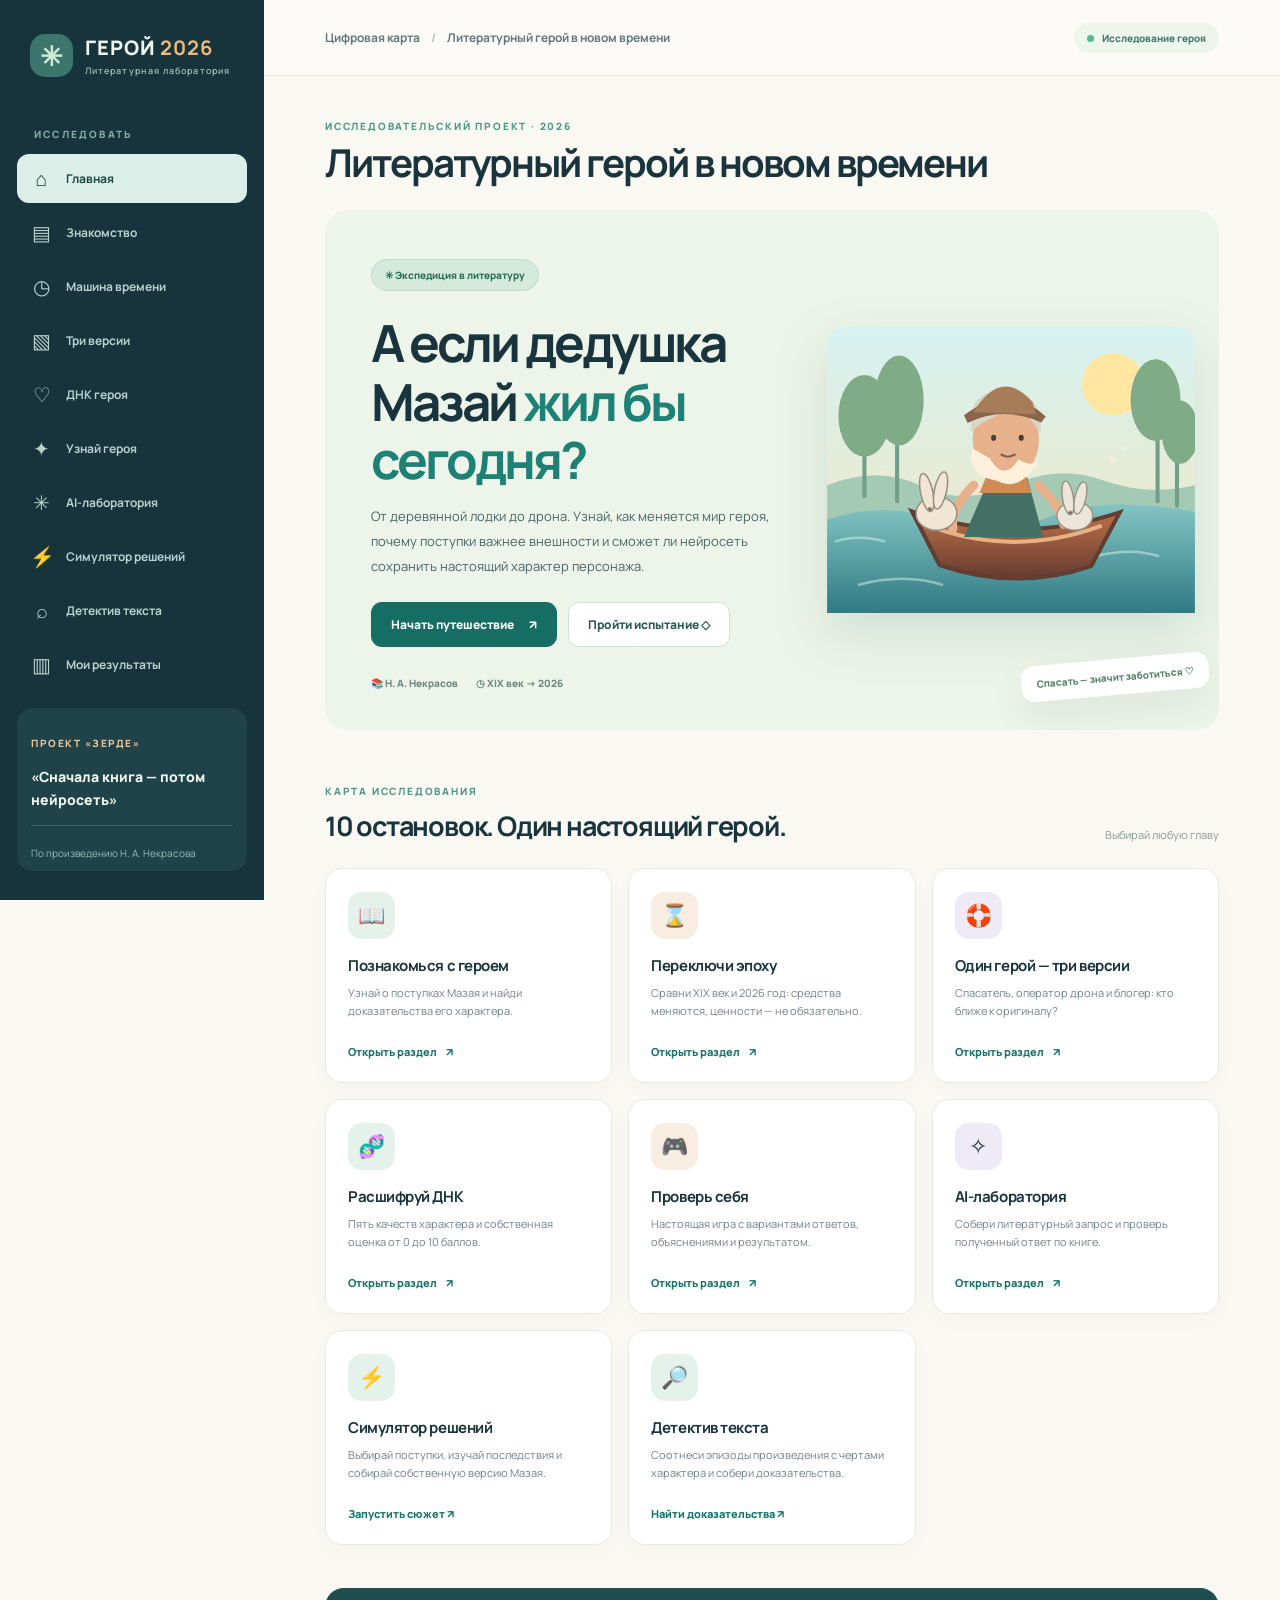
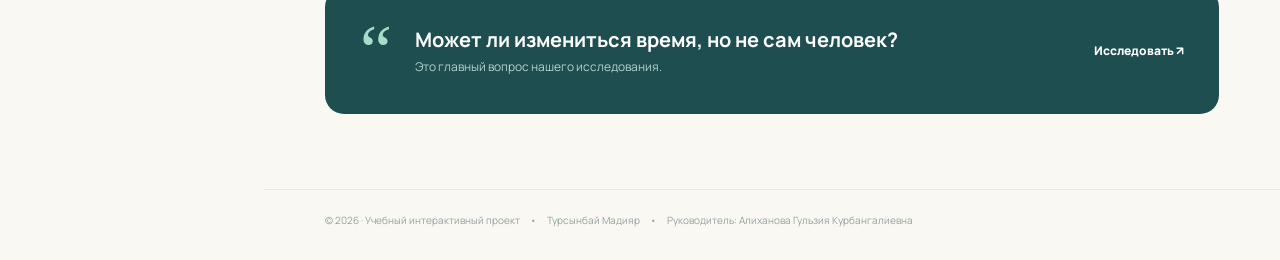
<file: geroy2026_INNOVATION_GITHUB/index.html>
<!doctype html><html lang="ru"><head><meta charset="utf-8"><meta name="viewport" content="width=device-width,initial-scale=1"><meta name="theme-color" content="#142e38"><meta name="description" content="Интерактивная образовательная карта литературного героя — 2026."><title>Литературный герой в новом времени • Герой 2026</title><link rel="stylesheet" href="styles.css"></head><body><div class="layout"><aside class="sidebar" id="sidebar"><a class="brand" href="index.html"><span class="brand-logo">✳</span><span>ГЕРОЙ <strong>2026</strong><small>Литературная лаборатория</small></span></a><div class="nav-title">ИССЛЕДОВАТЬ</div><nav aria-label="Основная навигация"><a class="nav-link active" href="index.html"><span class="nav-symbol">⌂</span>Главная</a><a class="nav-link " href="hero.html"><span class="nav-symbol">▤</span>Знакомство</a><a class="nav-link " href="time.html"><span class="nav-symbol">◷</span>Машина времени</a><a class="nav-link " href="versions.html"><span class="nav-symbol">▧</span>Три версии</a><a class="nav-link " href="dna.html"><span class="nav-symbol">♡</span>ДНК героя</a><a class="nav-link " href="quiz.html"><span class="nav-symbol">✦</span>Узнай героя</a><a class="nav-link " href="lab.html"><span class="nav-symbol">✳</span>AI-лаборатория</a><a class="nav-link " href="simulator.html"><span class="nav-symbol">⚡</span>Симулятор решений</a><a class="nav-link " href="evidence.html"><span class="nav-symbol">⌕</span>Детектив текста</a><a class="nav-link " href="results.html"><span class="nav-symbol">▥</span>Мои результаты</a></nav><div class="sidebar-bottom"><span class="tiny-tag">ПРОЕКТ «ЗЕРДЕ»</span><p>«Сначала книга — потом нейросеть»</p><div class="mini-rule"></div><span class="sidebar-note">По произведению Н. А. Некрасова</span></div></aside><div class="mobile-bar"><a class="mobile-brand" href="index.html">✳ ГЕРОЙ 2026</a><button id="menuToggle" aria-label="Открыть меню" aria-expanded="false">☰</button></div><div class="backdrop" id="backdrop"></div><div class="app"><header class="topbar"><span class="breadcrumb">Цифровая карта <span>/</span> Литературный герой в новом времени</span><span class="top-pill"><span class="online-dot"></span> Исследование героя</span></header><main><div class="page-head"><span class="eyebrow">ИССЛЕДОВАТЕЛЬСКИЙ ПРОЕКТ · 2026</span><h1>Литературный герой в новом времени</h1></div><section class="hero-intro"><div class="hero-copy"><span class="chip">✳ Экспедиция в литературу</span><h2>А если дедушка Мазай <em>жил бы сегодня?</em></h2><p>От деревянной лодки до дрона. Узнай, как меняется мир героя, почему поступки важнее внешности и сможет ли нейросеть сохранить настоящий характер персонажа.</p><div class="hero-actions"><a class="btn primary" href="hero.html">Начать путешествие <span>↗</span></a><a class="btn ghost" href="quiz.html">Пройти испытание ◇</a></div><div class="hero-meta"><span>📚 Н. А. Некрасов</span><span>◷ XIX век → 2026</span></div></div><div class="scene-container"><img src="assets/mazay-scene.svg" alt="Иллюстрация: Мазай спасает зайцев на лодке"><span class="scene-sticker">Спасать — значит заботиться ♡</span></div></section><section class="section"><div class="section-header"><div><span class="eyebrow">КАРТА ИССЛЕДОВАНИЯ</span><h2>10 остановок. Один настоящий герой.</h2></div><span class="muted">Выбирай любую главу</span></div><div class="tile-grid"><article class="tile "><div class="tile-icon">📖</div><h3>Познакомься с героем</h3><p>Узнай о поступках Мазая и найди доказательства его характера.</p><a class="text-link" href="hero.html">Открыть раздел <span>↗</span></a></article><article class="tile "><div class="tile-icon">⌛</div><h3>Переключи эпоху</h3><p>Сравни XIX век и 2026 год: средства меняются, ценности — не обязательно.</p><a class="text-link" href="time.html">Открыть раздел <span>↗</span></a></article><article class="tile "><div class="tile-icon">🛟</div><h3>Один герой — три версии</h3><p>Спасатель, оператор дрона и блогер: кто ближе к оригиналу?</p><a class="text-link" href="versions.html">Открыть раздел <span>↗</span></a></article><article class="tile "><div class="tile-icon">🧬</div><h3>Расшифруй ДНК</h3><p>Пять качеств характера и собственная оценка от 0 до 10 баллов.</p><a class="text-link" href="dna.html">Открыть раздел <span>↗</span></a></article><article class="tile "><div class="tile-icon">🎮</div><h3>Проверь себя</h3><p>Настоящая игра с вариантами ответов, объяснениями и результатом.</p><a class="text-link" href="quiz.html">Открыть раздел <span>↗</span></a></article><article class="tile "><div class="tile-icon">✧</div><h3>AI-лаборатория</h3><p>Собери литературный запрос и проверь полученный ответ по книге.</p><a class="text-link" href="lab.html">Открыть раздел <span>↗</span></a></article><article class="tile"><div class="tile-icon">⚡</div><h3>Симулятор решений</h3><p>Выбирай поступки, изучай последствия и собирай собственную версию Мазая.</p><a class="text-link" href="simulator.html">Запустить сюжет ↗</a></article><article class="tile"><div class="tile-icon">🔎</div><h3>Детектив текста</h3><p>Соотнеси эпизоды произведения с чертами характера и собери доказательства.</p><a class="text-link" href="evidence.html">Найти доказательства ↗</a></article></div></section><section class="quote-banner"><span>“</span><div><h3>Может ли измениться время, но не сам человек?</h3><p>Это главный вопрос нашего исследования.</p></div><a href="time.html" class="light-link">Исследовать ↗</a></section></main><footer>© 2026 · Учебный интерактивный проект <span>•</span> Турсынбай Мадияр <span>•</span> Руководитель: Алиханова Гульзия Курбангалиевна</footer></div></div><script src="script.js"></script></body></html>
</file>
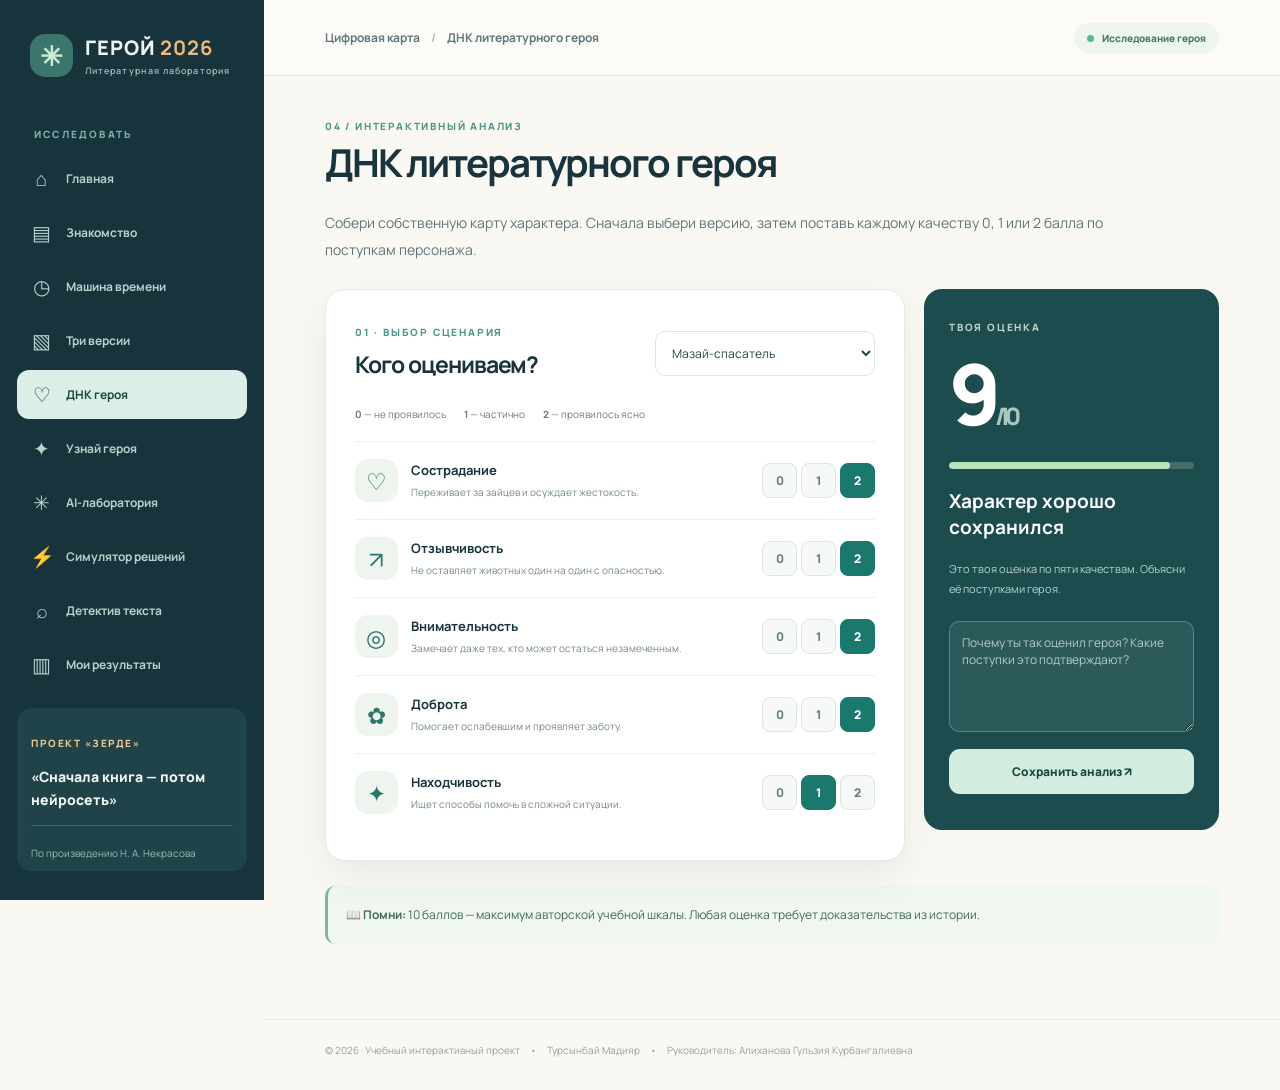
<file: geroy2026_INNOVATION_GITHUB/dna.html>
<!doctype html><html lang="ru"><head><meta charset="utf-8"><meta name="viewport" content="width=device-width,initial-scale=1"><meta name="theme-color" content="#142e38"><meta name="description" content="Интерактивная образовательная карта литературного героя — 2026."><title>ДНК литературного героя • Герой 2026</title><link rel="stylesheet" href="styles.css"></head><body><div class="layout"><aside class="sidebar" id="sidebar"><a class="brand" href="index.html"><span class="brand-logo">✳</span><span>ГЕРОЙ <strong>2026</strong><small>Литературная лаборатория</small></span></a><div class="nav-title">ИССЛЕДОВАТЬ</div><nav aria-label="Основная навигация"><a class="nav-link " href="index.html"><span class="nav-symbol">⌂</span>Главная</a><a class="nav-link " href="hero.html"><span class="nav-symbol">▤</span>Знакомство</a><a class="nav-link " href="time.html"><span class="nav-symbol">◷</span>Машина времени</a><a class="nav-link " href="versions.html"><span class="nav-symbol">▧</span>Три версии</a><a class="nav-link active" href="dna.html"><span class="nav-symbol">♡</span>ДНК героя</a><a class="nav-link " href="quiz.html"><span class="nav-symbol">✦</span>Узнай героя</a><a class="nav-link " href="lab.html"><span class="nav-symbol">✳</span>AI-лаборатория</a><a class="nav-link " href="simulator.html"><span class="nav-symbol">⚡</span>Симулятор решений</a><a class="nav-link " href="evidence.html"><span class="nav-symbol">⌕</span>Детектив текста</a><a class="nav-link " href="results.html"><span class="nav-symbol">▥</span>Мои результаты</a></nav><div class="sidebar-bottom"><span class="tiny-tag">ПРОЕКТ «ЗЕРДЕ»</span><p>«Сначала книга — потом нейросеть»</p><div class="mini-rule"></div><span class="sidebar-note">По произведению Н. А. Некрасова</span></div></aside><div class="mobile-bar"><a class="mobile-brand" href="index.html">✳ ГЕРОЙ 2026</a><button id="menuToggle" aria-label="Открыть меню" aria-expanded="false">☰</button></div><div class="backdrop" id="backdrop"></div><div class="app"><header class="topbar"><span class="breadcrumb">Цифровая карта <span>/</span> ДНК литературного героя</span><span class="top-pill"><span class="online-dot"></span> Исследование героя</span></header><main><div class="page-head"><span class="eyebrow">04 / ИНТЕРАКТИВНЫЙ АНАЛИЗ</span><h1>ДНК литературного героя</h1></div><p class="lead">Собери собственную карту характера. Сначала выбери версию, затем поставь каждому качеству 0, 1 или 2 балла по поступкам персонажа.</p><section class="dna-layout"><div class="dna-panel"><div class="switch-head"><div><span class="eyebrow">01 · ВЫБОР СЦЕНАРИЯ</span><h2>Кого оцениваем?</h2></div><select id="dnaVersion" aria-label="Версия персонажа"><option value="0">Мазай-спасатель</option><option value="1">Мазай с дроном</option><option value="2">Мазай-блогер</option></select></div><div class="grading-info"><span><b>0</b> — не проявилось</span><span><b>1</b> — частично</span><span><b>2</b> — проявилось ясно</span></div><div class="trait-row"><div class="trait-mark">♡</div><div class="trait-main"><h3>Сострадание</h3><p>Переживает за зайцев и осуждает жестокость.</p></div><div class="trait-picker" role="group" aria-label="Оценка качества Сострадание"><button data-trait="0" data-score="0" type="button">0</button><button data-trait="0" data-score="1" type="button">1</button><button data-trait="0" data-score="2" type="button">2</button></div></div><div class="trait-row"><div class="trait-mark">↗</div><div class="trait-main"><h3>Отзывчивость</h3><p>Не оставляет животных один на один с опасностью.</p></div><div class="trait-picker" role="group" aria-label="Оценка качества Отзывчивость"><button data-trait="1" data-score="0" type="button">0</button><button data-trait="1" data-score="1" type="button">1</button><button data-trait="1" data-score="2" type="button">2</button></div></div><div class="trait-row"><div class="trait-mark">◎</div><div class="trait-main"><h3>Внимательность</h3><p>Замечает даже тех, кто может остаться незамеченным.</p></div><div class="trait-picker" role="group" aria-label="Оценка качества Внимательность"><button data-trait="2" data-score="0" type="button">0</button><button data-trait="2" data-score="1" type="button">1</button><button data-trait="2" data-score="2" type="button">2</button></div></div><div class="trait-row"><div class="trait-mark">✿</div><div class="trait-main"><h3>Доброта</h3><p>Помогает ослабевшим и проявляет заботу.</p></div><div class="trait-picker" role="group" aria-label="Оценка качества Доброта"><button data-trait="3" data-score="0" type="button">0</button><button data-trait="3" data-score="1" type="button">1</button><button data-trait="3" data-score="2" type="button">2</button></div></div><div class="trait-row"><div class="trait-mark">✦</div><div class="trait-main"><h3>Находчивость</h3><p>Ищет способы помочь в сложной ситуации.</p></div><div class="trait-picker" role="group" aria-label="Оценка качества Находчивость"><button data-trait="4" data-score="0" type="button">0</button><button data-trait="4" data-score="1" type="button">1</button><button data-trait="4" data-score="2" type="button">2</button></div></div></div><aside class="total-panel"><span class="eyebrow">ТВОЯ ОЦЕНКА</span><div class="big-score"><span id="dnaScore">0</span><small>/ 10</small></div><div class="meter light"><span id="dnaMeter" style="width:0%"></span></div><h3 id="dnaFeedback">Выбери оценки</h3><p id="dnaExplanation">Обоснуй баллы конкретными поступками героя, а не внешним видом.</p><textarea id="dnaReason" rows="5" placeholder="Почему ты так оценил героя? Какие поступки это подтверждают?"></textarea><button class="btn on-dark" id="saveDna" type="button">Сохранить анализ ↗</button><p id="dnaSaved" class="save-feedback" aria-live="polite"></p></aside></section><div class="notice spaced">📖 <strong>Помни:</strong> 10 баллов — максимум авторской учебной шкалы. Любая оценка требует доказательства из истории.</div></main><footer>© 2026 · Учебный интерактивный проект <span>•</span> Турсынбай Мадияр <span>•</span> Руководитель: Алиханова Гульзия Курбангалиевна</footer></div></div><script src="script.js"></script></body></html>
</file>
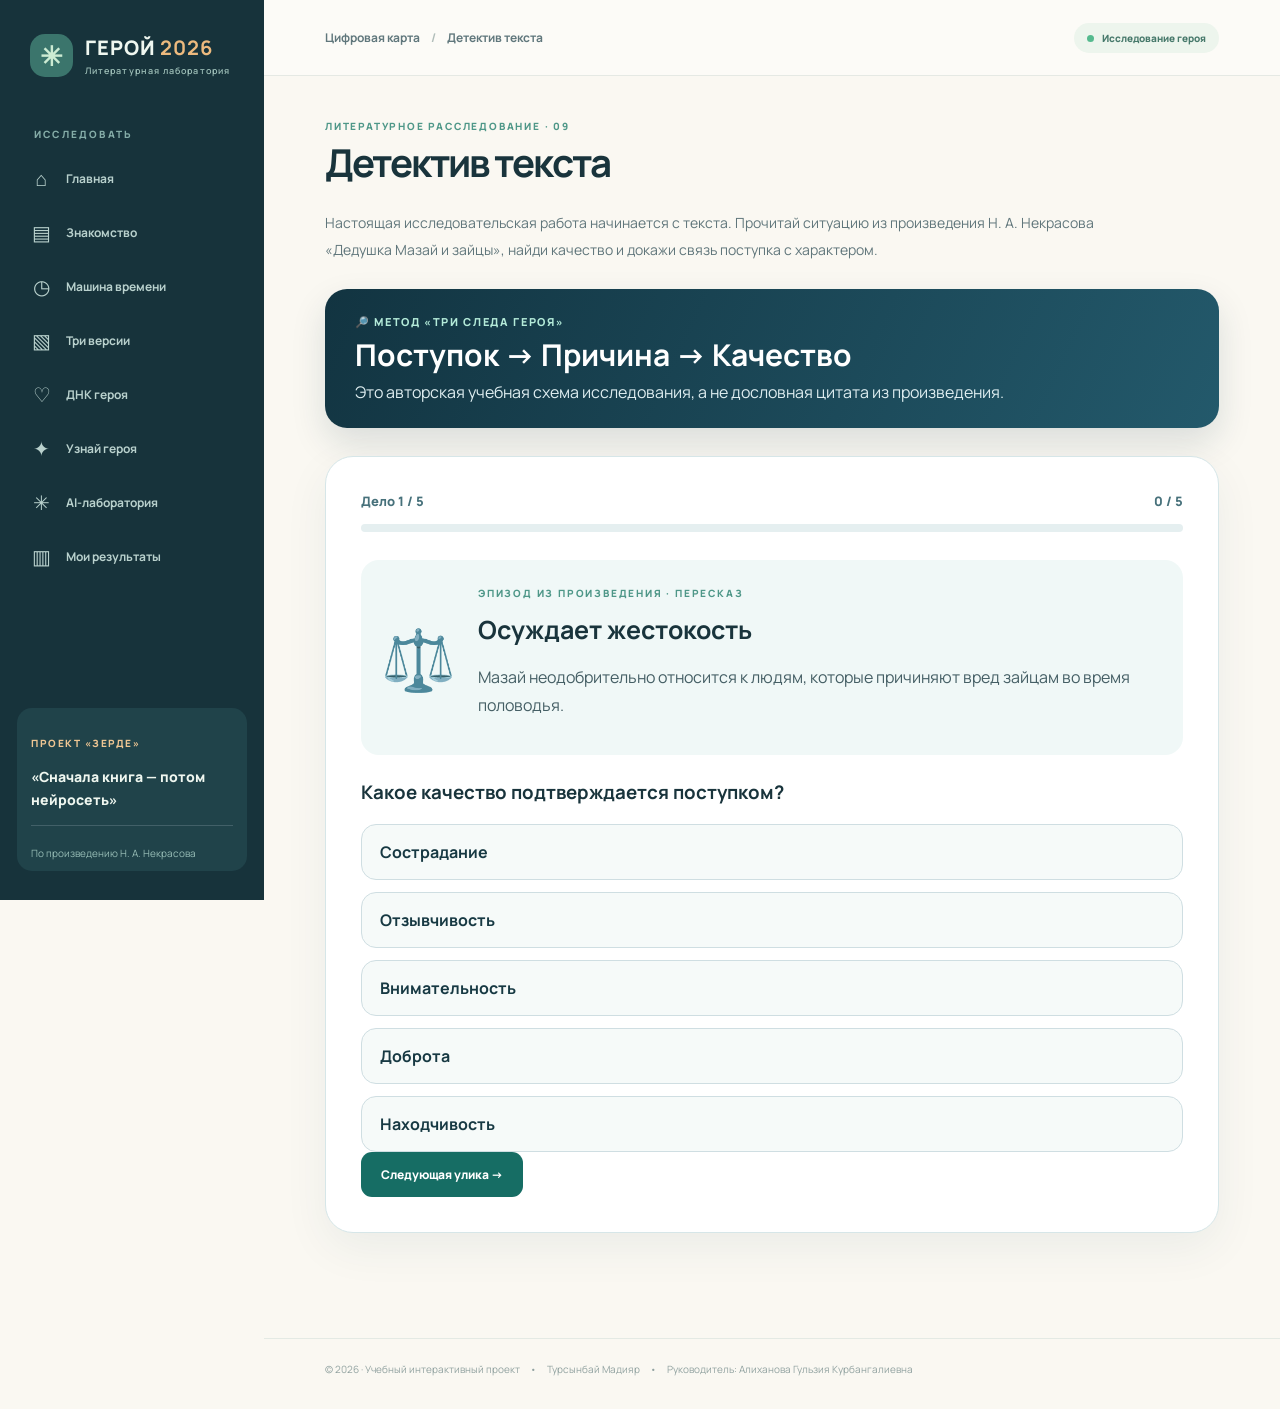
<file: geroy2026_INNOVATION_GITHUB/evidence.html>
<!doctype html><html lang="ru"><head><meta charset="utf-8"><meta name="viewport" content="width=device-width,initial-scale=1"><meta name="theme-color" content="#142e38"><meta name="description" content="Интерактивная образовательная карта литературного героя — 2026."><title>Детектив текста · Герой 2026</title><link rel="stylesheet" href="styles.css"></head><body><div class="layout"><aside class="sidebar" id="sidebar"><a class="brand" href="index.html"><span class="brand-logo">✳</span><span>ГЕРОЙ <strong>2026</strong><small>Литературная лаборатория</small></span></a><div class="nav-title">ИССЛЕДОВАТЬ</div><nav aria-label="Основная навигация"><a class="nav-link " href="index.html"><span class="nav-symbol">⌂</span>Главная</a><a class="nav-link" href="hero.html"><span class="nav-symbol">▤</span>Знакомство</a><a class="nav-link " href="time.html"><span class="nav-symbol">◷</span>Машина времени</a><a class="nav-link " href="versions.html"><span class="nav-symbol">▧</span>Три версии</a><a class="nav-link " href="dna.html"><span class="nav-symbol">♡</span>ДНК героя</a><a class="nav-link " href="quiz.html"><span class="nav-symbol">✦</span>Узнай героя</a><a class="nav-link " href="lab.html"><span class="nav-symbol">✳</span>AI-лаборатория</a><a class="nav-link " href="results.html"><span class="nav-symbol">▥</span>Мои результаты</a></nav><div class="sidebar-bottom"><span class="tiny-tag">ПРОЕКТ «ЗЕРДЕ»</span><p>«Сначала книга — потом нейросеть»</p><div class="mini-rule"></div><span class="sidebar-note">По произведению Н. А. Некрасова</span></div></aside><div class="mobile-bar"><a class="mobile-brand" href="index.html">✳ ГЕРОЙ 2026</a><button id="menuToggle" aria-label="Открыть меню" aria-expanded="false">☰</button></div><div class="backdrop" id="backdrop"></div><div class="app"><header class="topbar"><span class="breadcrumb">Цифровая карта <span>/</span> Детектив текста</span><span class="top-pill"><span class="online-dot"></span> Исследование героя</span></header><main><div class="page-head"><span class="eyebrow">ЛИТЕРАТУРНОЕ РАССЛЕДОВАНИЕ · 09</span><h1>Детектив текста</h1></div>
<p class="lead">Настоящая исследовательская работа начинается с текста. Прочитай ситуацию из произведения Н. А. Некрасова «Дедушка Мазай и зайцы», найди качество и докажи связь поступка с характером.</p>
<div class="innov-banner"><span>🔎 МЕТОД «ТРИ СЛЕДА ГЕРОЯ»</span><strong>Поступок → Причина → Качество</strong><p>Это авторская учебная схема исследования, а не дословная цитата из произведения.</p></div>
<div class="detective-shell" id="detectiveRoot"><div class="sim-top"><span id="detectiveStep">Дело 1 / 5</span><span id="detectiveScore">0 / 5</span></div><div class="sim-progress"><i id="detectiveBar"></i></div><div class="detective-scene"><span id="detectiveIcon">🔍</span><div><span class="eyebrow">ЭПИЗОД ИЗ ПРОИЗВЕДЕНИЯ · ПЕРЕСКАЗ</span><h2 id="detectiveTitle"></h2><p id="detectiveText"></p></div></div><h3>Какое качество подтверждается поступком?</h3><div class="sim-choices" id="detectiveChoices"></div><div id="detectiveFeedback" class="sim-feedback" hidden></div><button class="btn primary" id="detectiveNext" hidden>Следующая улика →</button><div id="detectiveEnd" hidden><h2>Досье героя собрано</h2><div class="sim-finish-score" id="detectiveFinal"></div><p>Ответы помогают проверить работу с поступками героя. Для точных цитат обратись к полному тексту стихотворения.</p><div class="hero-actions"><button class="btn primary" id="detectiveAgain">Начать заново ↺</button><a class="btn ghost" href="simulator.html">Перейти к симулятору ↗</a></div></div></div>
</main><footer>© 2026 · Учебный интерактивный проект <span>•</span> Турсынбай Мадияр <span>•</span> Руководитель: Алиханова Гульзия Курбангалиевна</footer></div></div><script src="script.js"></script></body></html>
</file>
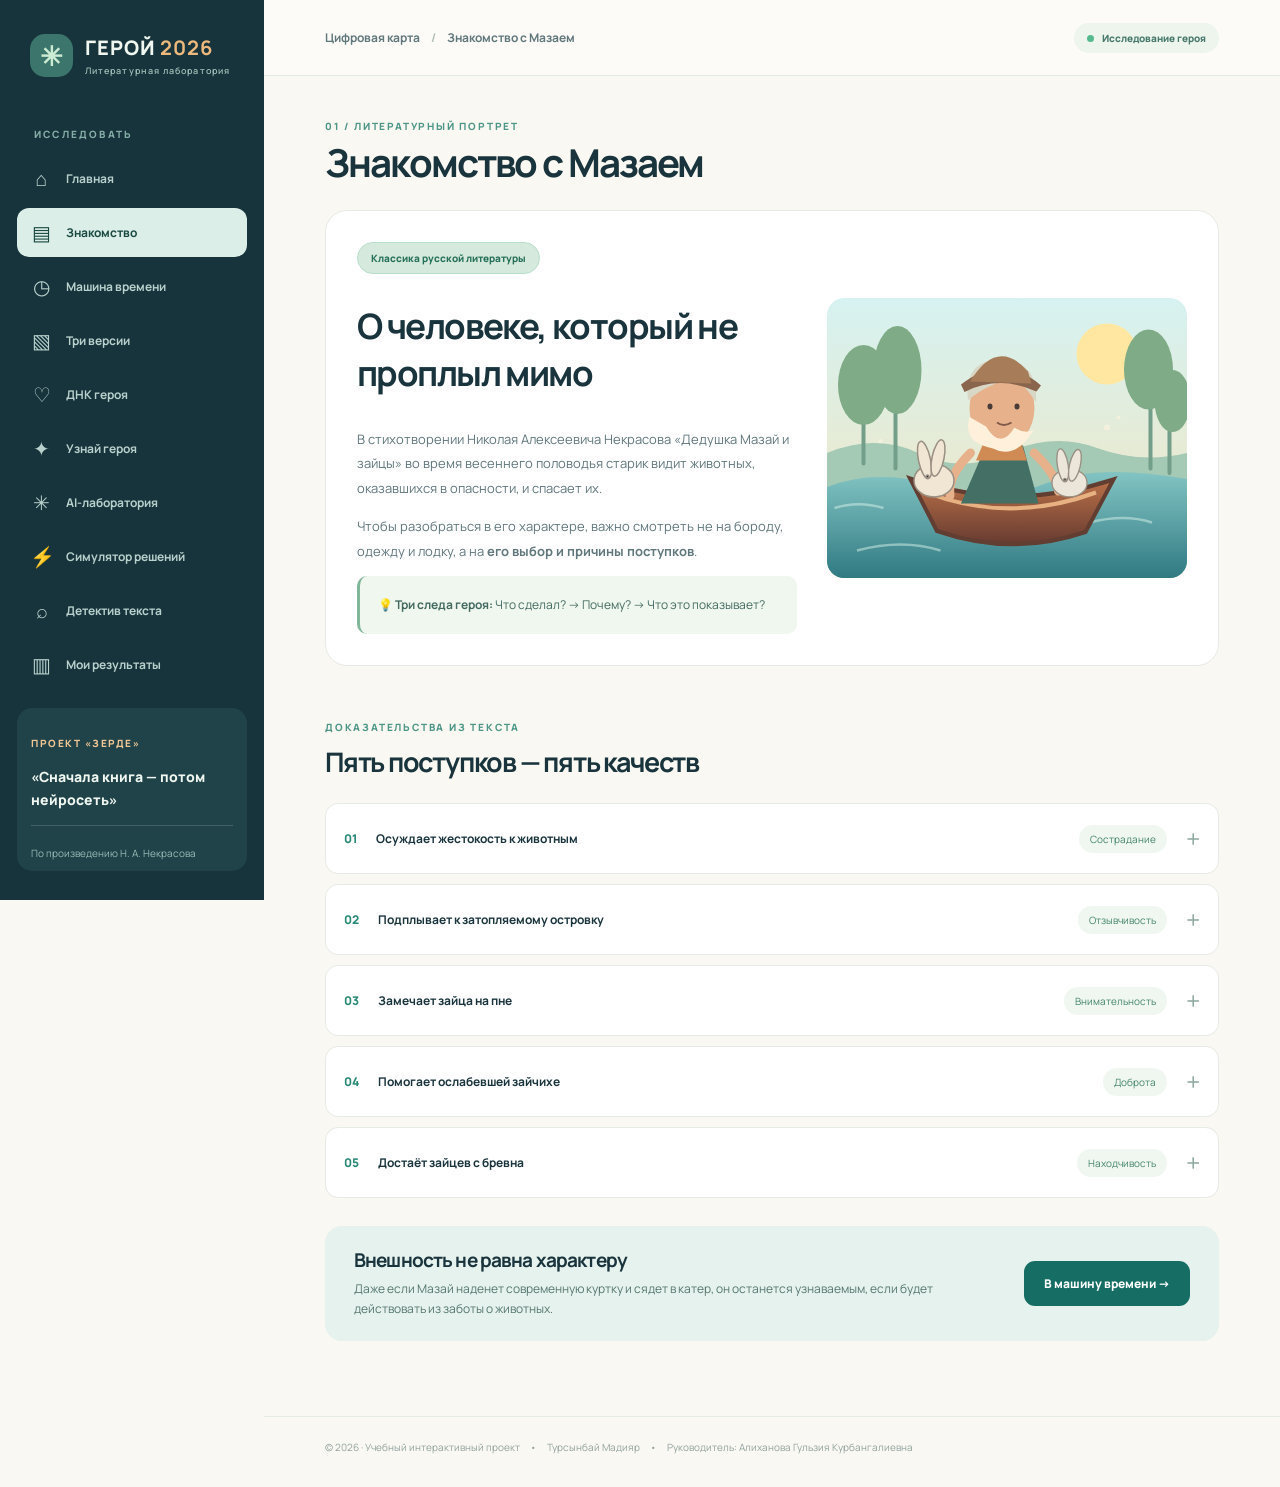
<file: geroy2026_INNOVATION_GITHUB/hero.html>
<!doctype html><html lang="ru"><head><meta charset="utf-8"><meta name="viewport" content="width=device-width,initial-scale=1"><meta name="theme-color" content="#142e38"><meta name="description" content="Интерактивная образовательная карта литературного героя — 2026."><title>Знакомство с Мазаем • Герой 2026</title><link rel="stylesheet" href="styles.css"></head><body><div class="layout"><aside class="sidebar" id="sidebar"><a class="brand" href="index.html"><span class="brand-logo">✳</span><span>ГЕРОЙ <strong>2026</strong><small>Литературная лаборатория</small></span></a><div class="nav-title">ИССЛЕДОВАТЬ</div><nav aria-label="Основная навигация"><a class="nav-link " href="index.html"><span class="nav-symbol">⌂</span>Главная</a><a class="nav-link active" href="hero.html"><span class="nav-symbol">▤</span>Знакомство</a><a class="nav-link " href="time.html"><span class="nav-symbol">◷</span>Машина времени</a><a class="nav-link " href="versions.html"><span class="nav-symbol">▧</span>Три версии</a><a class="nav-link " href="dna.html"><span class="nav-symbol">♡</span>ДНК героя</a><a class="nav-link " href="quiz.html"><span class="nav-symbol">✦</span>Узнай героя</a><a class="nav-link " href="lab.html"><span class="nav-symbol">✳</span>AI-лаборатория</a><a class="nav-link " href="simulator.html"><span class="nav-symbol">⚡</span>Симулятор решений</a><a class="nav-link " href="evidence.html"><span class="nav-symbol">⌕</span>Детектив текста</a><a class="nav-link " href="results.html"><span class="nav-symbol">▥</span>Мои результаты</a></nav><div class="sidebar-bottom"><span class="tiny-tag">ПРОЕКТ «ЗЕРДЕ»</span><p>«Сначала книга — потом нейросеть»</p><div class="mini-rule"></div><span class="sidebar-note">По произведению Н. А. Некрасова</span></div></aside><div class="mobile-bar"><a class="mobile-brand" href="index.html">✳ ГЕРОЙ 2026</a><button id="menuToggle" aria-label="Открыть меню" aria-expanded="false">☰</button></div><div class="backdrop" id="backdrop"></div><div class="app"><header class="topbar"><span class="breadcrumb">Цифровая карта <span>/</span> Знакомство с Мазаем</span><span class="top-pill"><span class="online-dot"></span> Исследование героя</span></header><main><div class="page-head"><span class="eyebrow">01 / ЛИТЕРАТУРНЫЙ ПОРТРЕТ</span><h1>Знакомство с Мазаем</h1></div><section class="split feature"><div><span class="chip">Классика русской литературы</span><h2>О человеке, который не проплыл мимо</h2><p>В стихотворении Николая Алексеевича Некрасова «Дедушка Мазай и зайцы» во время весеннего половодья старик видит животных, оказавшихся в опасности, и спасает их.</p><p>Чтобы разобраться в его характере, важно смотреть не на бороду, одежду и лодку, а на <strong>его выбор и причины поступков</strong>.</p><div class="notice">💡 <b>Три следа героя:</b> Что сделал? → Почему? → Что это показывает?</div></div><img class="feature-art" src="assets/mazay-scene.svg" alt="Дедушка Мазай и зайцы"></section><section class="section"><div class="section-header"><div><span class="eyebrow">ДОКАЗАТЕЛЬСТВА ИЗ ТЕКСТА</span><h2>Пять поступков — пять качеств</h2></div></div><div class="evidence"><details><summary><span>01</span><strong>Осуждает жестокость к животным</strong><span class="badge-soft">Сострадание</span><span class="expand">+</span></summary><p>Мазай переживает за зайцев и осуждает тех, кто причиняет им вред во время половодья.</p></details><details><summary><span>02</span><strong>Подплывает к затопляемому островку</strong><span class="badge-soft">Отзывчивость</span><span class="expand">+</span></summary><p>Он не оставляет зайцев в опасности и берёт их к себе в лодку.</p></details><details><summary><span>03</span><strong>Замечает зайца на пне</strong><span class="badge-soft">Внимательность</span><span class="expand">+</span></summary><p>Не пропускает даже одного животного, которому требуется помощь.</p></details><details><summary><span>04</span><strong>Помогает ослабевшей зайчихе</strong><span class="badge-soft">Доброта</span><span class="expand">+</span></summary><p>Заботится о слабом животном, не ожидая награды.</p></details><details><summary><span>05</span><strong>Достаёт зайцев с бревна</strong><span class="badge-soft">Находчивость</span><span class="expand">+</span></summary><p>Находит дополнительный способ спасти животных, используя багор.</p></details></div></section><section class="callout"><div><h3>Внешность не равна характеру</h3><p>Даже если Мазай наденет современную куртку и сядет в катер, он останется узнаваемым, если будет действовать из заботы о животных.</p></div><a class="btn primary" href="time.html">В машину времени →</a></section></main><footer>© 2026 · Учебный интерактивный проект <span>•</span> Турсынбай Мадияр <span>•</span> Руководитель: Алиханова Гульзия Курбангалиевна</footer></div></div><script src="script.js"></script></body></html>
</file>
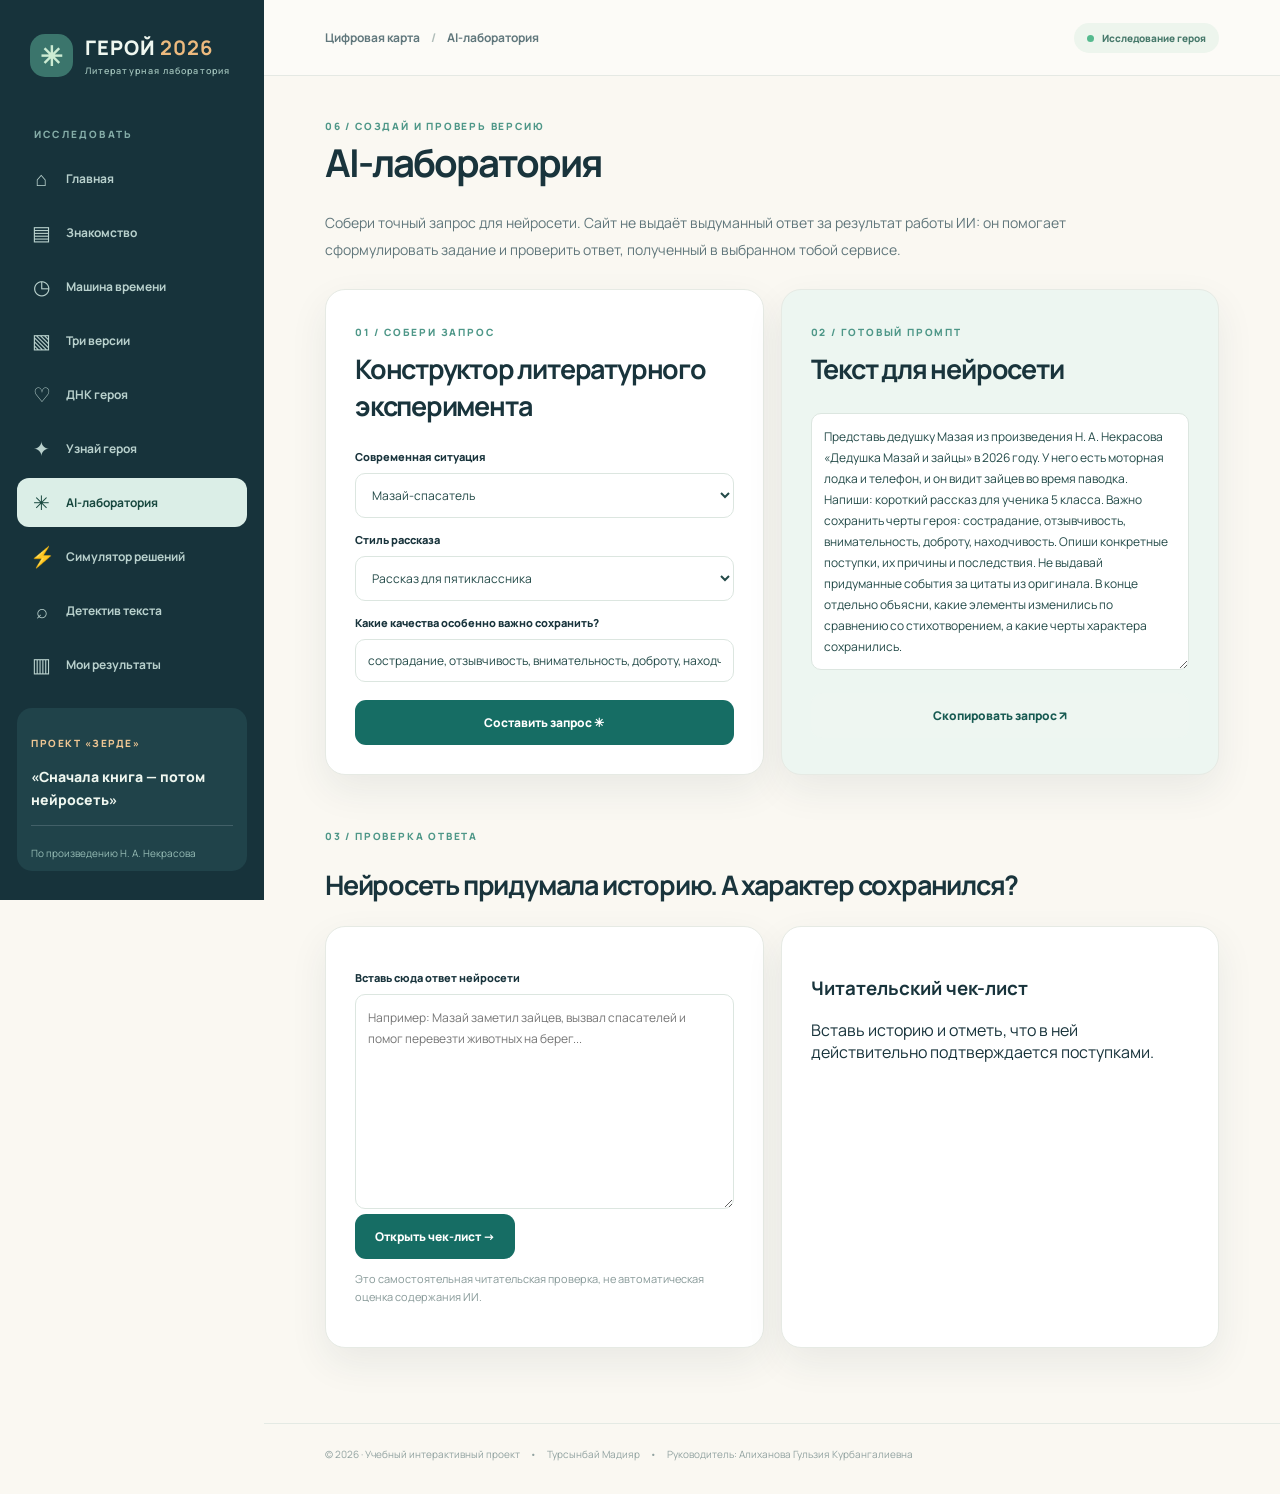
<file: geroy2026_INNOVATION_GITHUB/lab.html>
<!doctype html><html lang="ru"><head><meta charset="utf-8"><meta name="viewport" content="width=device-width,initial-scale=1"><meta name="theme-color" content="#142e38"><meta name="description" content="Интерактивная образовательная карта литературного героя — 2026."><title>AI-лаборатория • Герой 2026</title><link rel="stylesheet" href="styles.css"></head><body><div class="layout"><aside class="sidebar" id="sidebar"><a class="brand" href="index.html"><span class="brand-logo">✳</span><span>ГЕРОЙ <strong>2026</strong><small>Литературная лаборатория</small></span></a><div class="nav-title">ИССЛЕДОВАТЬ</div><nav aria-label="Основная навигация"><a class="nav-link " href="index.html"><span class="nav-symbol">⌂</span>Главная</a><a class="nav-link " href="hero.html"><span class="nav-symbol">▤</span>Знакомство</a><a class="nav-link " href="time.html"><span class="nav-symbol">◷</span>Машина времени</a><a class="nav-link " href="versions.html"><span class="nav-symbol">▧</span>Три версии</a><a class="nav-link " href="dna.html"><span class="nav-symbol">♡</span>ДНК героя</a><a class="nav-link " href="quiz.html"><span class="nav-symbol">✦</span>Узнай героя</a><a class="nav-link active" href="lab.html"><span class="nav-symbol">✳</span>AI-лаборатория</a><a class="nav-link " href="simulator.html"><span class="nav-symbol">⚡</span>Симулятор решений</a><a class="nav-link " href="evidence.html"><span class="nav-symbol">⌕</span>Детектив текста</a><a class="nav-link " href="results.html"><span class="nav-symbol">▥</span>Мои результаты</a></nav><div class="sidebar-bottom"><span class="tiny-tag">ПРОЕКТ «ЗЕРДЕ»</span><p>«Сначала книга — потом нейросеть»</p><div class="mini-rule"></div><span class="sidebar-note">По произведению Н. А. Некрасова</span></div></aside><div class="mobile-bar"><a class="mobile-brand" href="index.html">✳ ГЕРОЙ 2026</a><button id="menuToggle" aria-label="Открыть меню" aria-expanded="false">☰</button></div><div class="backdrop" id="backdrop"></div><div class="app"><header class="topbar"><span class="breadcrumb">Цифровая карта <span>/</span> AI-лаборатория</span><span class="top-pill"><span class="online-dot"></span> Исследование героя</span></header><main><div class="page-head"><span class="eyebrow">06 / СОЗДАЙ И ПРОВЕРЬ ВЕРСИЮ</span><h1>AI-лаборатория</h1></div><p class="lead">Собери точный запрос для нейросети. Сайт не выдаёт выдуманный ответ за результат работы ИИ: он помогает сформулировать задание и проверить ответ, полученный в выбранном тобой сервисе.</p><div class="lab-grid"><section class="panel"><span class="eyebrow">01 / СОБЕРИ ЗАПРОС</span><h2>Конструктор литературного эксперимента</h2><label class="form-label" for="labSituation">Современная ситуация</label><select id="labSituation"><option value="У него есть моторная лодка и телефон, и он видит зайцев во время паводка.">Мазай-спасатель</option><option value="Он обнаружил зайцев на затопленном участке с помощью дрона.">Мазай с дроном</option><option value="Он снимает видеоблог и вдруг замечает зайцев в опасности.">Мазай-блогер</option><option value="Он работает волонтёром и получает сообщение о животных в беде.">Мазай-волонтёр</option></select><label class="form-label" for="labTone">Стиль рассказа</label><select id="labTone"><option value="Короткий рассказ для ученика 5 класса">Рассказ для пятиклассника</option><option value="Диалог с репликами персонажей">Диалог</option><option value="Дневниковая запись от лица Мазая">Дневник героя</option></select><label class="form-label" for="labRules">Какие качества особенно важно сохранить?</label><input id="labRules" value="сострадание, отзывчивость, внимательность, доброту, находчивость"><button id="generatePrompt" class="btn primary full">Составить запрос ✳</button></section><section class="panel prompt-result"><span class="eyebrow">02 / ГОТОВЫЙ ПРОМПТ</span><h2>Текст для нейросети</h2><textarea id="promptOutput" rows="11" readonly aria-label="Созданный текст запроса"></textarea><button class="btn secondary full" id="copyPrompt">Скопировать запрос ↗</button><span id="copyStatus" class="fineprint" aria-live="polite"></span></section></div><section class="section"><span class="eyebrow">03 / ПРОВЕРКА ОТВЕТА</span><h2>Нейросеть придумала историю. А характер сохранился?</h2><div class="lab-grid"><div class="panel"><label class="form-label" for="aiResponse">Вставь сюда ответ нейросети</label><textarea id="aiResponse" rows="9" placeholder="Например: Мазай заметил зайцев, вызвал спасателей и помог перевезти животных на берег..."></textarea><button class="btn primary" id="checkResponse">Открыть чек-лист →</button><p class="fineprint">Это самостоятельная читательская проверка, не автоматическая оценка содержания ИИ.</p></div><div class="panel" id="responseChecklist"><h3>Читательский чек-лист</h3><p>Вставь историю и отметь, что в ней действительно подтверждается поступками.</p><div id="checkItems" class="checklist"></div><p id="checkSummary" class="notice" hidden></p></div></div></section></main><footer>© 2026 · Учебный интерактивный проект <span>•</span> Турсынбай Мадияр <span>•</span> Руководитель: Алиханова Гульзия Курбангалиевна</footer></div></div><script src="script.js"></script></body></html>
</file>
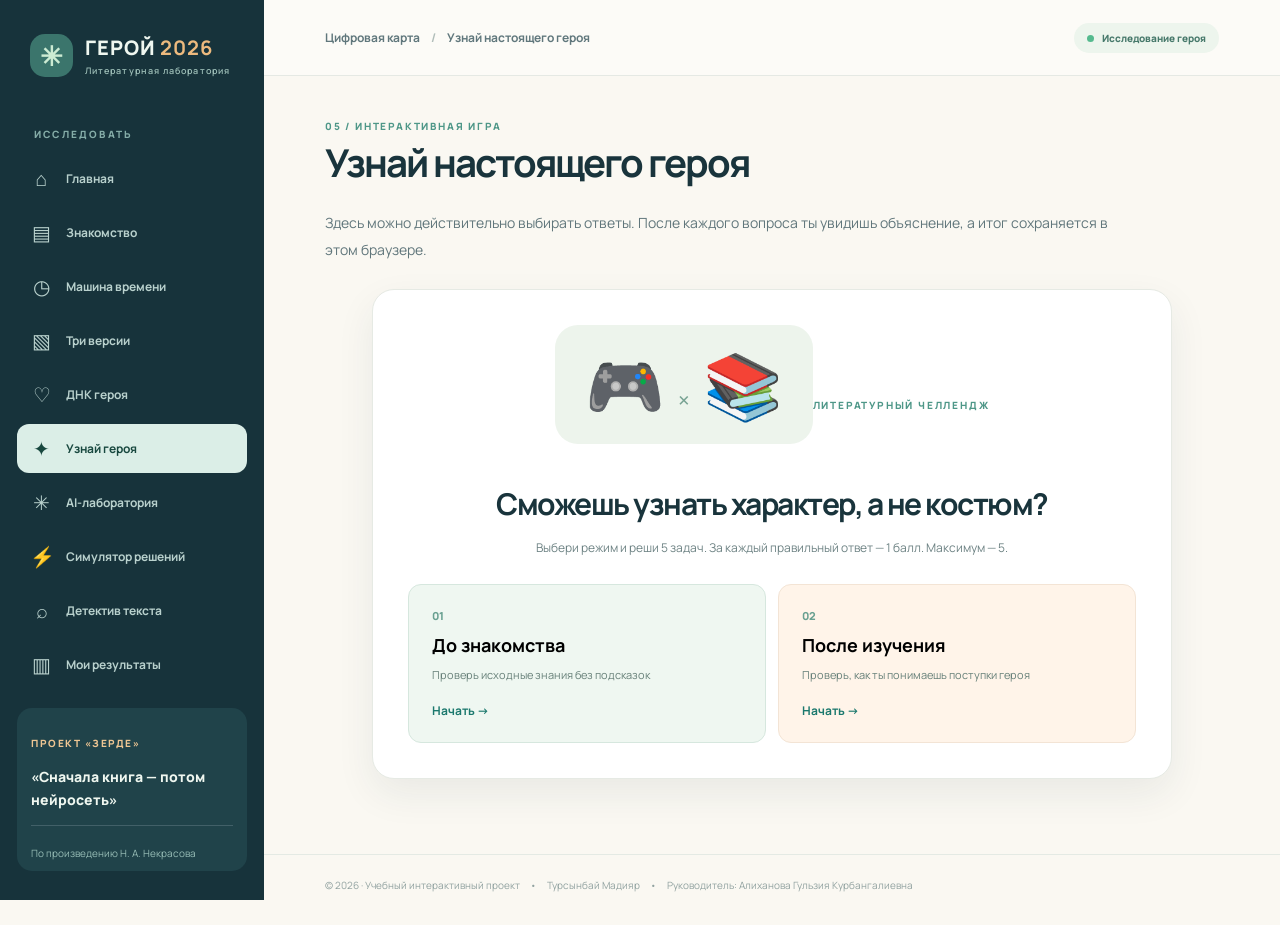
<file: geroy2026_INNOVATION_GITHUB/quiz.html>
<!doctype html><html lang="ru"><head><meta charset="utf-8"><meta name="viewport" content="width=device-width,initial-scale=1"><meta name="theme-color" content="#142e38"><meta name="description" content="Интерактивная образовательная карта литературного героя — 2026."><title>Узнай настоящего героя • Герой 2026</title><link rel="stylesheet" href="styles.css"></head><body><div class="layout"><aside class="sidebar" id="sidebar"><a class="brand" href="index.html"><span class="brand-logo">✳</span><span>ГЕРОЙ <strong>2026</strong><small>Литературная лаборатория</small></span></a><div class="nav-title">ИССЛЕДОВАТЬ</div><nav aria-label="Основная навигация"><a class="nav-link " href="index.html"><span class="nav-symbol">⌂</span>Главная</a><a class="nav-link " href="hero.html"><span class="nav-symbol">▤</span>Знакомство</a><a class="nav-link " href="time.html"><span class="nav-symbol">◷</span>Машина времени</a><a class="nav-link " href="versions.html"><span class="nav-symbol">▧</span>Три версии</a><a class="nav-link " href="dna.html"><span class="nav-symbol">♡</span>ДНК героя</a><a class="nav-link active" href="quiz.html"><span class="nav-symbol">✦</span>Узнай героя</a><a class="nav-link " href="lab.html"><span class="nav-symbol">✳</span>AI-лаборатория</a><a class="nav-link " href="simulator.html"><span class="nav-symbol">⚡</span>Симулятор решений</a><a class="nav-link " href="evidence.html"><span class="nav-symbol">⌕</span>Детектив текста</a><a class="nav-link " href="results.html"><span class="nav-symbol">▥</span>Мои результаты</a></nav><div class="sidebar-bottom"><span class="tiny-tag">ПРОЕКТ «ЗЕРДЕ»</span><p>«Сначала книга — потом нейросеть»</p><div class="mini-rule"></div><span class="sidebar-note">По произведению Н. А. Некрасова</span></div></aside><div class="mobile-bar"><a class="mobile-brand" href="index.html">✳ ГЕРОЙ 2026</a><button id="menuToggle" aria-label="Открыть меню" aria-expanded="false">☰</button></div><div class="backdrop" id="backdrop"></div><div class="app"><header class="topbar"><span class="breadcrumb">Цифровая карта <span>/</span> Узнай настоящего героя</span><span class="top-pill"><span class="online-dot"></span> Исследование героя</span></header><main><div class="page-head"><span class="eyebrow">05 / ИНТЕРАКТИВНАЯ ИГРА</span><h1>Узнай настоящего героя</h1></div><p class="lead">Здесь можно действительно выбирать ответы. После каждого вопроса ты увидишь объяснение, а итог сохраняется в этом браузере.</p><section class="quiz-panel" id="quizRoot"><div id="quizStart" class="quiz-start"><div class="quiz-illustration">🎮 <span>×</span> 📚</div><span class="eyebrow">ЛИТЕРАТУРНЫЙ ЧЕЛЛЕНДЖ</span><h2>Сможешь узнать характер, а не костюм?</h2><p>Выбери режим и реши 5 задач. За каждый правильный ответ — 1 балл. Максимум — 5.</p><div class="mode-grid"><button class="mode-card" data-mode="before"><span>01</span><strong>До знакомства</strong><small>Проверь исходные знания без подсказок</small><b>Начать →</b></button><button class="mode-card" data-mode="after"><span>02</span><strong>После изучения</strong><small>Проверь, как ты понимаешь поступки героя</small><b>Начать →</b></button></div></div><div id="quizGame" hidden><div class="quiz-progress"><span id="quizCounter">Вопрос 1 из 5</span><span id="quizPoints">0 баллов</span></div><div class="progress-track"><span id="quizProgress"></span></div><span class="eyebrow" id="quizCategory"></span><h2 id="quizQuestion"></h2><div id="quizAnswers" class="answer-list"></div><div id="quizExplain" class="answer-explanation" hidden aria-live="polite"></div><button class="btn primary quiz-next" id="quizNext" hidden>Следующий вопрос →</button></div><div id="quizEnd" class="quiz-end" hidden><div class="result-emoji" id="resultEmoji">🏆</div><span class="eyebrow">ИСПЫТАНИЕ ЗАВЕРШЕНО</span><h2 id="quizResultTitle"></h2><div class="big-result" id="quizResultScore"></div><p id="quizResultText"></p><div class="hero-actions centered"><button class="btn primary" id="quizRestart">Пройти ещё раз ↗</button><a href="results.html" class="btn ghost">Мои результаты</a></div></div></section></main><footer>© 2026 · Учебный интерактивный проект <span>•</span> Турсынбай Мадияр <span>•</span> Руководитель: Алиханова Гульзия Курбангалиевна</footer></div></div><script src="script.js"></script></body></html>
</file>
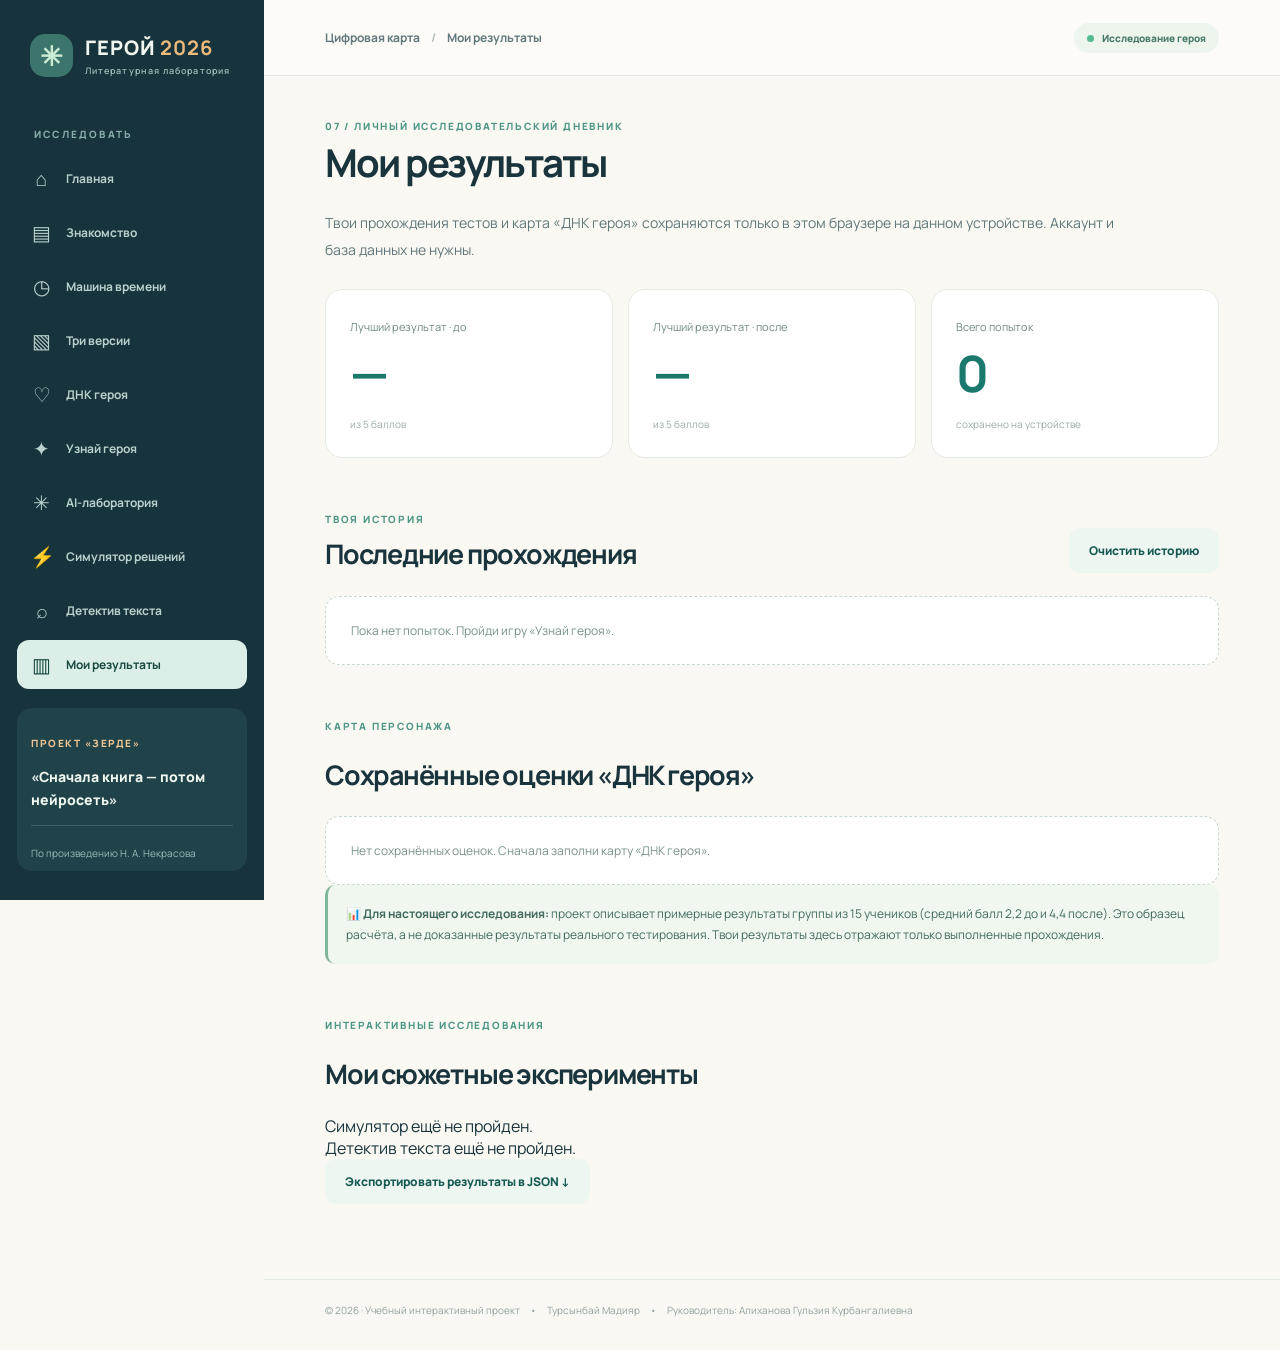
<file: geroy2026_INNOVATION_GITHUB/results.html>
<!doctype html><html lang="ru"><head><meta charset="utf-8"><meta name="viewport" content="width=device-width,initial-scale=1"><meta name="theme-color" content="#142e38"><meta name="description" content="Интерактивная образовательная карта литературного героя — 2026."><title>Мои результаты • Герой 2026</title><link rel="stylesheet" href="styles.css"></head><body><div class="layout"><aside class="sidebar" id="sidebar"><a class="brand" href="index.html"><span class="brand-logo">✳</span><span>ГЕРОЙ <strong>2026</strong><small>Литературная лаборатория</small></span></a><div class="nav-title">ИССЛЕДОВАТЬ</div><nav aria-label="Основная навигация"><a class="nav-link " href="index.html"><span class="nav-symbol">⌂</span>Главная</a><a class="nav-link " href="hero.html"><span class="nav-symbol">▤</span>Знакомство</a><a class="nav-link " href="time.html"><span class="nav-symbol">◷</span>Машина времени</a><a class="nav-link " href="versions.html"><span class="nav-symbol">▧</span>Три версии</a><a class="nav-link " href="dna.html"><span class="nav-symbol">♡</span>ДНК героя</a><a class="nav-link " href="quiz.html"><span class="nav-symbol">✦</span>Узнай героя</a><a class="nav-link " href="lab.html"><span class="nav-symbol">✳</span>AI-лаборатория</a><a class="nav-link " href="simulator.html"><span class="nav-symbol">⚡</span>Симулятор решений</a><a class="nav-link " href="evidence.html"><span class="nav-symbol">⌕</span>Детектив текста</a><a class="nav-link active" href="results.html"><span class="nav-symbol">▥</span>Мои результаты</a></nav><div class="sidebar-bottom"><span class="tiny-tag">ПРОЕКТ «ЗЕРДЕ»</span><p>«Сначала книга — потом нейросеть»</p><div class="mini-rule"></div><span class="sidebar-note">По произведению Н. А. Некрасова</span></div></aside><div class="mobile-bar"><a class="mobile-brand" href="index.html">✳ ГЕРОЙ 2026</a><button id="menuToggle" aria-label="Открыть меню" aria-expanded="false">☰</button></div><div class="backdrop" id="backdrop"></div><div class="app"><header class="topbar"><span class="breadcrumb">Цифровая карта <span>/</span> Мои результаты</span><span class="top-pill"><span class="online-dot"></span> Исследование героя</span></header><main><div class="page-head"><span class="eyebrow">07 / ЛИЧНЫЙ ИССЛЕДОВАТЕЛЬСКИЙ ДНЕВНИК</span><h1>Мои результаты</h1></div><p class="lead">Твои прохождения тестов и карта «ДНК героя» сохраняются только в этом браузере на данном устройстве. Аккаунт и база данных не нужны.</p><section class="stats-row"><article class="stat-card"><span>Лучший результат · до</span><strong id="bestBefore">—</strong><small>из 5 баллов</small></article><article class="stat-card"><span>Лучший результат · после</span><strong id="bestAfter">—</strong><small>из 5 баллов</small></article><article class="stat-card"><span>Всего попыток</span><strong id="totalAttempts">0</strong><small>сохранено на устройстве</small></article></section><section class="section"><div class="section-header"><div><span class="eyebrow">ТВОЯ ИСТОРИЯ</span><h2>Последние прохождения</h2></div><button class="btn secondary" id="clearHistory">Очистить историю</button></div><div id="attemptHistory" class="history-list"></div></section><section class="section"><span class="eyebrow">КАРТА ПЕРСОНАЖА</span><h2>Сохранённые оценки «ДНК героя»</h2><div id="savedDnaList" class="history-list"></div></section><div class="notice">📊 <strong>Для настоящего исследования:</strong> проект описывает примерные результаты группы из 15 учеников (средний балл 2,2 до и 4,4 после). Это образец расчёта, а не доказанные результаты реального тестирования. Твои результаты здесь отражают только выполненные прохождения.</div><section class="section"><span class="eyebrow">ИНТЕРАКТИВНЫЕ ИССЛЕДОВАНИЯ</span><h2>Мои сюжетные эксперименты</h2><div id="scenarioHistory" class="history-list"></div><div id="detectiveHistory" class="history-list"></div><button class="btn secondary" id="exportResults">Экспортировать результаты в JSON ↓</button></section></main><footer>© 2026 · Учебный интерактивный проект <span>•</span> Турсынбай Мадияр <span>•</span> Руководитель: Алиханова Гульзия Курбангалиевна</footer></div></div><script src="script.js"></script></body></html>
</file>
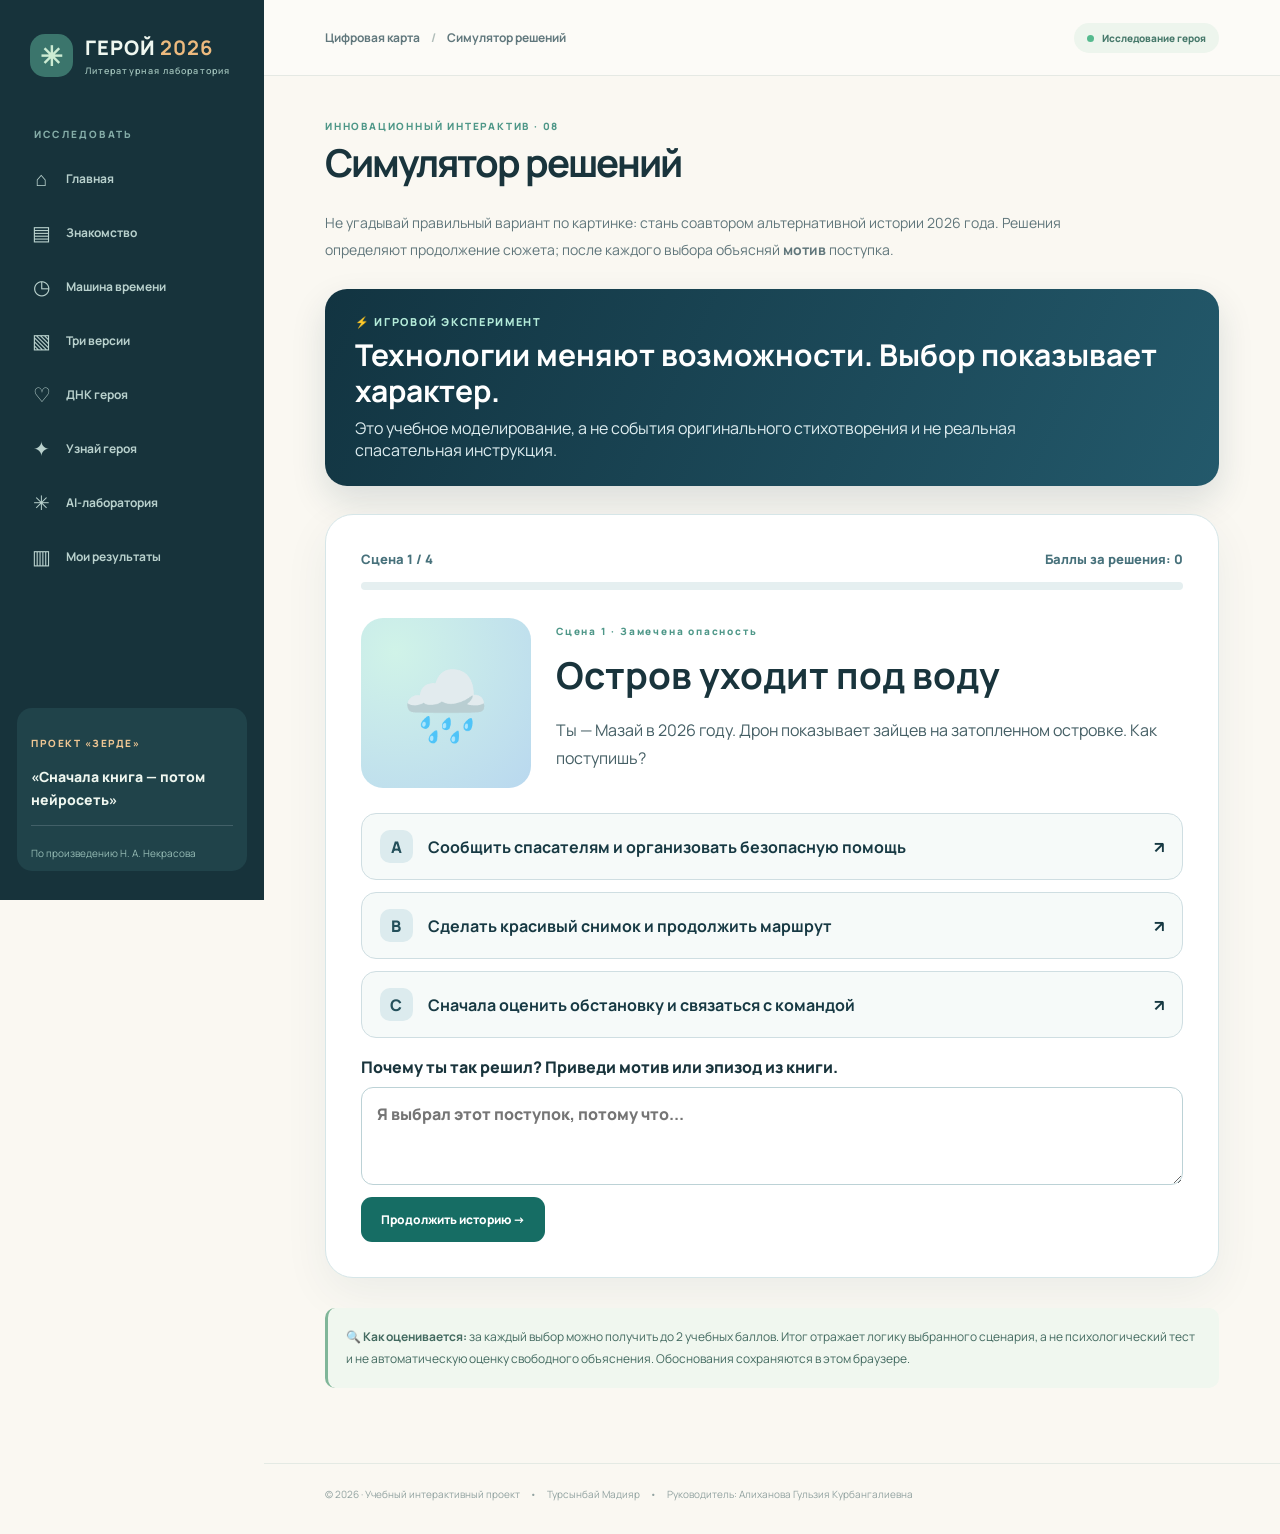
<file: geroy2026_INNOVATION_GITHUB/simulator.html>
<!doctype html><html lang="ru"><head><meta charset="utf-8"><meta name="viewport" content="width=device-width,initial-scale=1"><meta name="theme-color" content="#142e38"><meta name="description" content="Интерактивная образовательная карта литературного героя — 2026."><title>Симулятор решений · Герой 2026</title><link rel="stylesheet" href="styles.css"></head><body><div class="layout"><aside class="sidebar" id="sidebar"><a class="brand" href="index.html"><span class="brand-logo">✳</span><span>ГЕРОЙ <strong>2026</strong><small>Литературная лаборатория</small></span></a><div class="nav-title">ИССЛЕДОВАТЬ</div><nav aria-label="Основная навигация"><a class="nav-link " href="index.html"><span class="nav-symbol">⌂</span>Главная</a><a class="nav-link" href="hero.html"><span class="nav-symbol">▤</span>Знакомство</a><a class="nav-link " href="time.html"><span class="nav-symbol">◷</span>Машина времени</a><a class="nav-link " href="versions.html"><span class="nav-symbol">▧</span>Три версии</a><a class="nav-link " href="dna.html"><span class="nav-symbol">♡</span>ДНК героя</a><a class="nav-link " href="quiz.html"><span class="nav-symbol">✦</span>Узнай героя</a><a class="nav-link " href="lab.html"><span class="nav-symbol">✳</span>AI-лаборатория</a><a class="nav-link " href="results.html"><span class="nav-symbol">▥</span>Мои результаты</a></nav><div class="sidebar-bottom"><span class="tiny-tag">ПРОЕКТ «ЗЕРДЕ»</span><p>«Сначала книга — потом нейросеть»</p><div class="mini-rule"></div><span class="sidebar-note">По произведению Н. А. Некрасова</span></div></aside><div class="mobile-bar"><a class="mobile-brand" href="index.html">✳ ГЕРОЙ 2026</a><button id="menuToggle" aria-label="Открыть меню" aria-expanded="false">☰</button></div><div class="backdrop" id="backdrop"></div><div class="app"><header class="topbar"><span class="breadcrumb">Цифровая карта <span>/</span> Симулятор решений</span><span class="top-pill"><span class="online-dot"></span> Исследование героя</span></header><main><div class="page-head"><span class="eyebrow">ИННОВАЦИОННЫЙ ИНТЕРАКТИВ · 08</span><h1>Симулятор решений</h1></div>
<p class="lead">Не угадывай правильный вариант по картинке: стань соавтором альтернативной истории 2026 года. Решения определяют продолжение сюжета; после каждого выбора объясняй <strong>мотив</strong> поступка.</p>
<div class="innov-banner"><span>⚡ ИГРОВОЙ ЭКСПЕРИМЕНТ</span><strong>Технологии меняют возможности. Выбор показывает характер.</strong><p>Это учебное моделирование, а не события оригинального стихотворения и не реальная спасательная инструкция.</p></div>
<div id="simRoot" class="sim-shell"><div class="sim-top"><span id="simStep">Сцена 1 / 4</span><span id="simScore">Баллы за аргументацию: 0</span></div><div class="sim-progress"><i id="simBar"></i></div><div class="sim-stage"><div class="sim-art" id="simEmoji">🌊</div><div><span class="eyebrow" id="simKicker">Весенний паводок</span><h2 id="simTitle"></h2><p id="simStory"></p></div></div><div class="sim-choices" id="simChoices"></div><div id="simFeedback" class="sim-feedback" hidden></div><label class="reason-label" id="simReasonLabel" hidden>Почему ты так решил? Приведи мотив или эпизод из книги.<textarea id="simReason" rows="3" placeholder="Я выбрал этот поступок, потому что..."></textarea></label><button class="btn primary" id="simNext" hidden>Продолжить историю →</button><div id="simFinish" hidden><h2>Твоя история завершена</h2><div class="sim-finish-score" id="simFinalScore"></div><p id="simConclusion"></p><div class="hero-actions"><button class="btn primary" id="simRestart">Пройти снова ↺</button><button class="btn secondary" id="simPrint">Распечатать маршрут</button><a class="btn ghost" href="dna.html">Оценить ДНК героя ↗</a></div><div id="simTranscript"></div></div></div>
<div class="notice">🔍 <strong>Как оценивается:</strong> за каждый выбор можно получить до 2 учебных баллов. Итог отражает логику выбранного сценария, а не психологический тест и не автоматическую оценку свободного объяснения. Обоснования сохраняются в этом браузере.</div>
</main><footer>© 2026 · Учебный интерактивный проект <span>•</span> Турсынбай Мадияр <span>•</span> Руководитель: Алиханова Гульзия Курбангалиевна</footer></div></div><script src="script.js"></script></body></html>
</file>
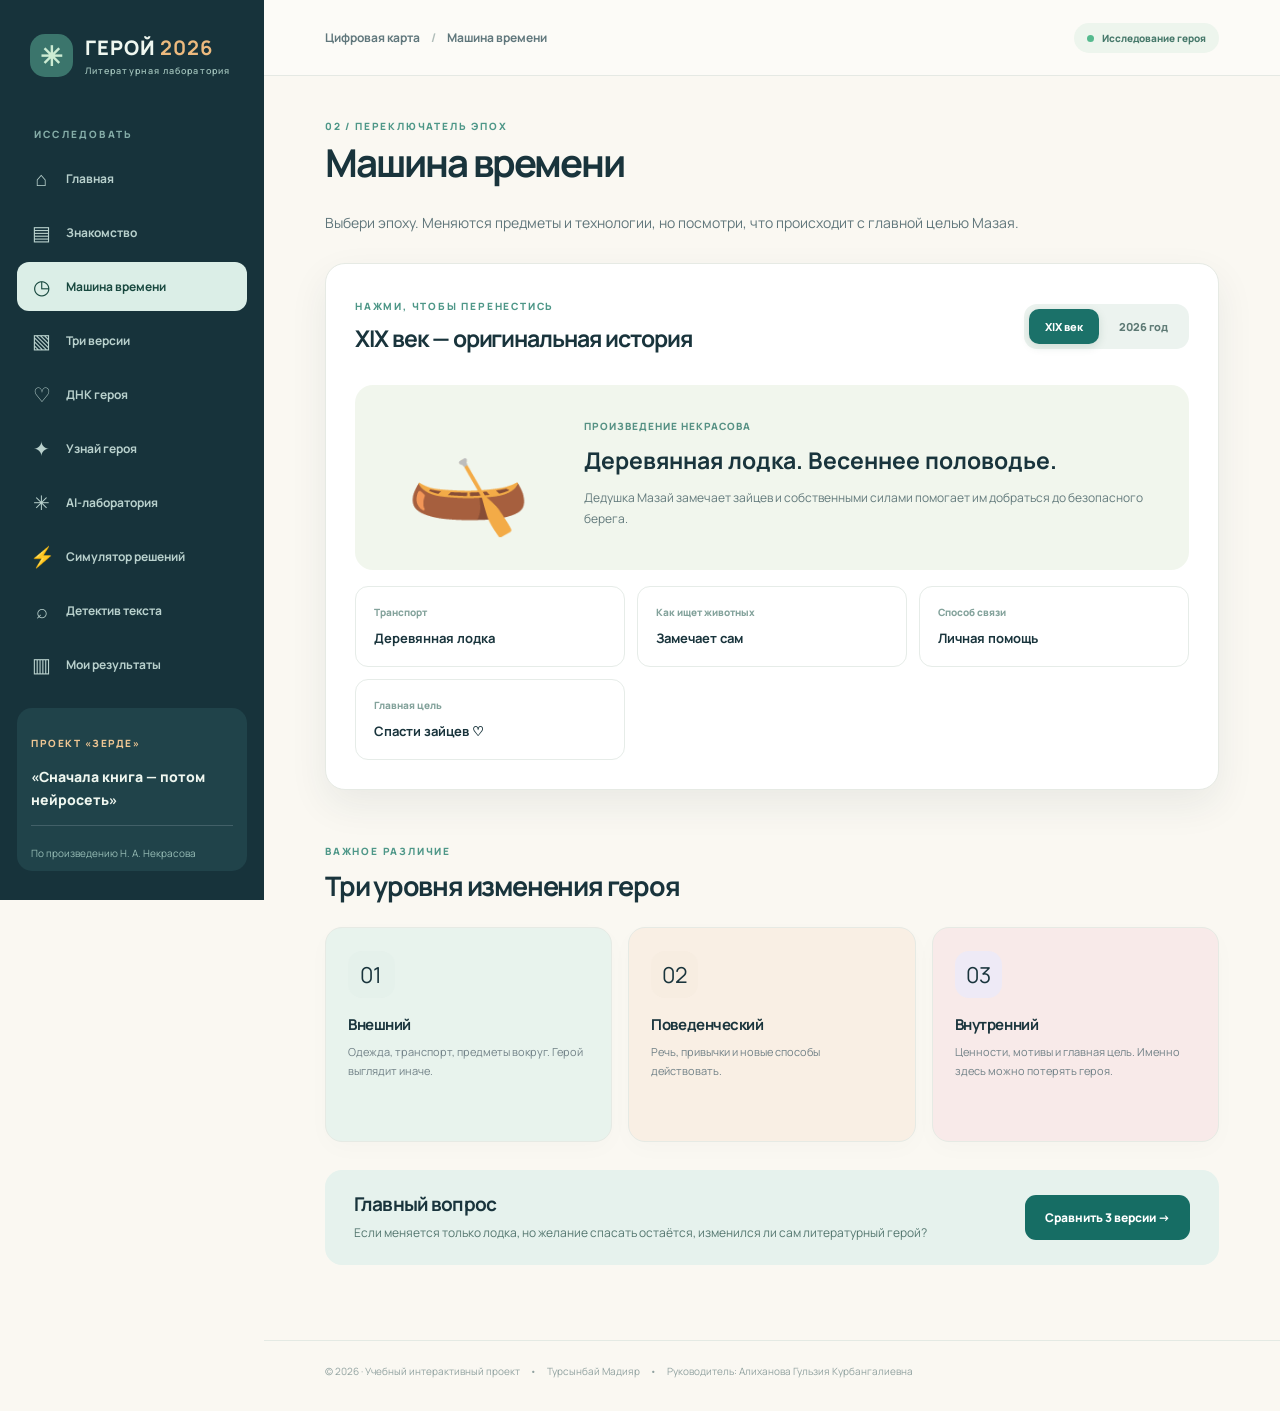
<file: geroy2026_INNOVATION_GITHUB/time.html>
<!doctype html><html lang="ru"><head><meta charset="utf-8"><meta name="viewport" content="width=device-width,initial-scale=1"><meta name="theme-color" content="#142e38"><meta name="description" content="Интерактивная образовательная карта литературного героя — 2026."><title>Машина времени • Герой 2026</title><link rel="stylesheet" href="styles.css"></head><body><div class="layout"><aside class="sidebar" id="sidebar"><a class="brand" href="index.html"><span class="brand-logo">✳</span><span>ГЕРОЙ <strong>2026</strong><small>Литературная лаборатория</small></span></a><div class="nav-title">ИССЛЕДОВАТЬ</div><nav aria-label="Основная навигация"><a class="nav-link " href="index.html"><span class="nav-symbol">⌂</span>Главная</a><a class="nav-link " href="hero.html"><span class="nav-symbol">▤</span>Знакомство</a><a class="nav-link active" href="time.html"><span class="nav-symbol">◷</span>Машина времени</a><a class="nav-link " href="versions.html"><span class="nav-symbol">▧</span>Три версии</a><a class="nav-link " href="dna.html"><span class="nav-symbol">♡</span>ДНК героя</a><a class="nav-link " href="quiz.html"><span class="nav-symbol">✦</span>Узнай героя</a><a class="nav-link " href="lab.html"><span class="nav-symbol">✳</span>AI-лаборатория</a><a class="nav-link " href="simulator.html"><span class="nav-symbol">⚡</span>Симулятор решений</a><a class="nav-link " href="evidence.html"><span class="nav-symbol">⌕</span>Детектив текста</a><a class="nav-link " href="results.html"><span class="nav-symbol">▥</span>Мои результаты</a></nav><div class="sidebar-bottom"><span class="tiny-tag">ПРОЕКТ «ЗЕРДЕ»</span><p>«Сначала книга — потом нейросеть»</p><div class="mini-rule"></div><span class="sidebar-note">По произведению Н. А. Некрасова</span></div></aside><div class="mobile-bar"><a class="mobile-brand" href="index.html">✳ ГЕРОЙ 2026</a><button id="menuToggle" aria-label="Открыть меню" aria-expanded="false">☰</button></div><div class="backdrop" id="backdrop"></div><div class="app"><header class="topbar"><span class="breadcrumb">Цифровая карта <span>/</span> Машина времени</span><span class="top-pill"><span class="online-dot"></span> Исследование героя</span></header><main><div class="page-head"><span class="eyebrow">02 / ПЕРЕКЛЮЧАТЕЛЬ ЭПОХ</span><h1>Машина времени</h1></div><p class="lead">Выбери эпоху. Меняются предметы и технологии, но посмотри, что происходит с главной целью Мазая.</p><section class="time-switcher"><div class="switch-head"><div><span class="eyebrow">НАЖМИ, ЧТОБЫ ПЕРЕНЕСТИСЬ</span><h2 id="eraTitle">XIX век — оригинальная история</h2></div><div class="segmented" role="group" aria-label="Выбор эпохи"><button id="oldEra" class="selected" type="button">XIX век</button><button id="newEra" type="button">2026 год</button></div></div><div class="era-visual" id="eraVisual"><div class="era-emoji" id="eraEmoji">🛶</div><div><span class="era-label" id="eraTag">ПРОИЗВЕДЕНИЕ НЕКРАСОВА</span><h3 id="eraHeading">Деревянная лодка. Весеннее половодье.</h3><p id="eraText">Дедушка Мазай замечает зайцев и собственными силами помогает им добраться до безопасного берега.</p></div></div><div class="comparison-grid" id="comparisonGrid"></div></section><section class="section"><div class="section-header"><div><span class="eyebrow">ВАЖНОЕ РАЗЛИЧИЕ</span><h2>Три уровня изменения героя</h2></div></div><div class="tile-grid three"><article class="tile tint-green"><div class="tile-icon">01</div><h3>Внешний</h3><p>Одежда, транспорт, предметы вокруг. Герой выглядит иначе.</p></article><article class="tile tint-sand"><div class="tile-icon">02</div><h3>Поведенческий</h3><p>Речь, привычки и новые способы действовать.</p></article><article class="tile tint-pink"><div class="tile-icon">03</div><h3>Внутренний</h3><p>Ценности, мотивы и главная цель. Именно здесь можно потерять героя.</p></article></div></section><div class="callout"><div><h3>Главный вопрос</h3><p>Если меняется только лодка, но желание спасать остаётся, изменился ли сам литературный герой?</p></div><a class="btn primary" href="versions.html">Сравнить 3 версии →</a></div></main><footer>© 2026 · Учебный интерактивный проект <span>•</span> Турсынбай Мадияр <span>•</span> Руководитель: Алиханова Гульзия Курбангалиевна</footer></div></div><script src="script.js"></script></body></html>
</file>
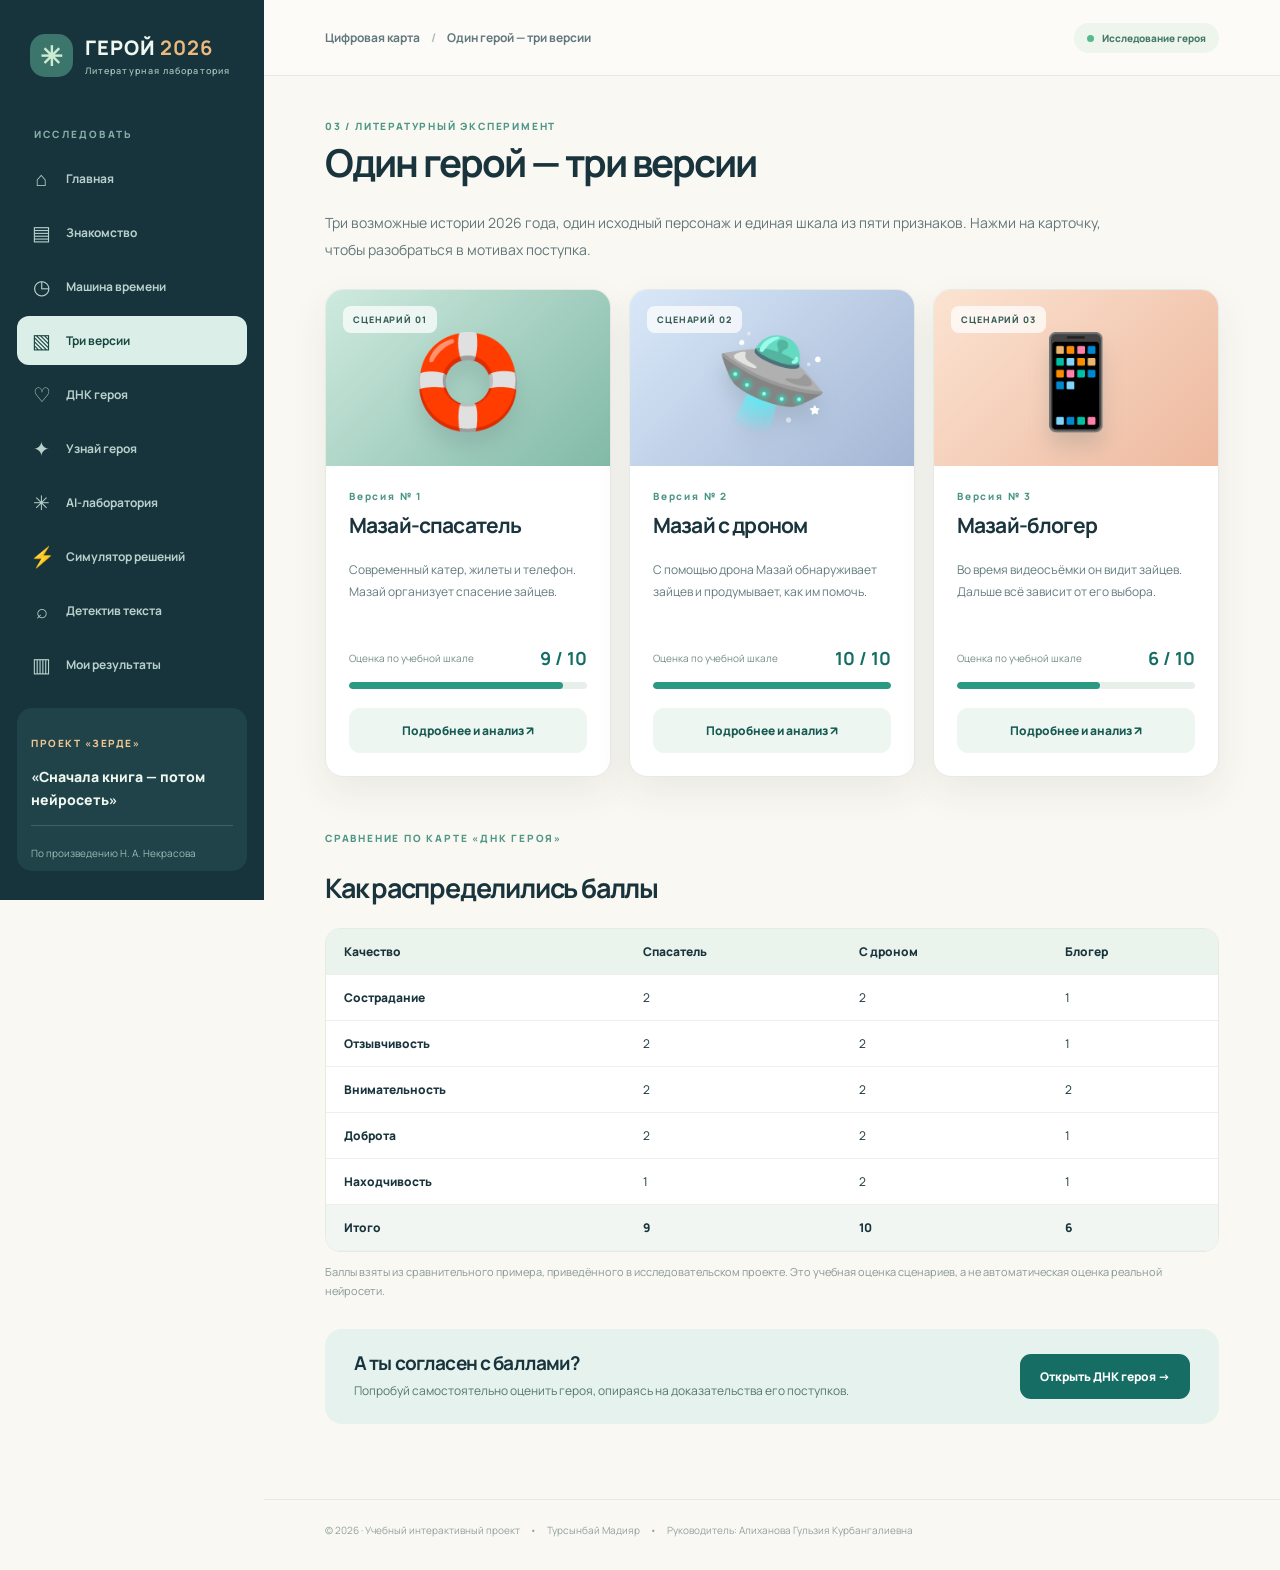
<file: geroy2026_INNOVATION_GITHUB/versions.html>
<!doctype html><html lang="ru"><head><meta charset="utf-8"><meta name="viewport" content="width=device-width,initial-scale=1"><meta name="theme-color" content="#142e38"><meta name="description" content="Интерактивная образовательная карта литературного героя — 2026."><title>Один герой — три версии • Герой 2026</title><link rel="stylesheet" href="styles.css"></head><body><div class="layout"><aside class="sidebar" id="sidebar"><a class="brand" href="index.html"><span class="brand-logo">✳</span><span>ГЕРОЙ <strong>2026</strong><small>Литературная лаборатория</small></span></a><div class="nav-title">ИССЛЕДОВАТЬ</div><nav aria-label="Основная навигация"><a class="nav-link " href="index.html"><span class="nav-symbol">⌂</span>Главная</a><a class="nav-link " href="hero.html"><span class="nav-symbol">▤</span>Знакомство</a><a class="nav-link " href="time.html"><span class="nav-symbol">◷</span>Машина времени</a><a class="nav-link active" href="versions.html"><span class="nav-symbol">▧</span>Три версии</a><a class="nav-link " href="dna.html"><span class="nav-symbol">♡</span>ДНК героя</a><a class="nav-link " href="quiz.html"><span class="nav-symbol">✦</span>Узнай героя</a><a class="nav-link " href="lab.html"><span class="nav-symbol">✳</span>AI-лаборатория</a><a class="nav-link " href="simulator.html"><span class="nav-symbol">⚡</span>Симулятор решений</a><a class="nav-link " href="evidence.html"><span class="nav-symbol">⌕</span>Детектив текста</a><a class="nav-link " href="results.html"><span class="nav-symbol">▥</span>Мои результаты</a></nav><div class="sidebar-bottom"><span class="tiny-tag">ПРОЕКТ «ЗЕРДЕ»</span><p>«Сначала книга — потом нейросеть»</p><div class="mini-rule"></div><span class="sidebar-note">По произведению Н. А. Некрасова</span></div></aside><div class="mobile-bar"><a class="mobile-brand" href="index.html">✳ ГЕРОЙ 2026</a><button id="menuToggle" aria-label="Открыть меню" aria-expanded="false">☰</button></div><div class="backdrop" id="backdrop"></div><div class="app"><header class="topbar"><span class="breadcrumb">Цифровая карта <span>/</span> Один герой — три версии</span><span class="top-pill"><span class="online-dot"></span> Исследование героя</span></header><main><div class="page-head"><span class="eyebrow">03 / ЛИТЕРАТУРНЫЙ ЭКСПЕРИМЕНТ</span><h1>Один герой — три версии</h1></div><p class="lead">Три возможные истории 2026 года, один исходный персонаж и единая шкала из пяти признаков. Нажми на карточку, чтобы разобраться в мотивах поступка.</p><div class="version-grid"><article class="version-card"><div class="v-illustration v1"><span>🛟</span><small>СЦЕНАРИЙ 01</small></div><div class="v-body"><span class="eyebrow">Версия № 1</span><h3>Мазай-спасатель</h3><p>Современный катер, жилеты и телефон. Мазай организует спасение зайцев.</p><div class="score-line"><span>Оценка по учебной шкале</span><b>9 / 10</b></div><div class="meter"><span style="width:90%"></span></div><button class="btn secondary open-version" data-id="0">Подробнее и анализ ↗</button></div></article><article class="version-card"><div class="v-illustration v2"><span>🛸</span><small>СЦЕНАРИЙ 02</small></div><div class="v-body"><span class="eyebrow">Версия № 2</span><h3>Мазай с дроном</h3><p>С помощью дрона Мазай обнаруживает зайцев и продумывает, как им помочь.</p><div class="score-line"><span>Оценка по учебной шкале</span><b>10 / 10</b></div><div class="meter"><span style="width:100%"></span></div><button class="btn secondary open-version" data-id="1">Подробнее и анализ ↗</button></div></article><article class="version-card"><div class="v-illustration v3"><span>📱</span><small>СЦЕНАРИЙ 03</small></div><div class="v-body"><span class="eyebrow">Версия № 3</span><h3>Мазай-блогер</h3><p>Во время видеосъёмки он видит зайцев. Дальше всё зависит от его выбора.</p><div class="score-line"><span>Оценка по учебной шкале</span><b>6 / 10</b></div><div class="meter"><span style="width:60%"></span></div><button class="btn secondary open-version" data-id="2">Подробнее и анализ ↗</button></div></article></div><div class="section"><span class="eyebrow">СРАВНЕНИЕ ПО КАРТЕ «ДНК ГЕРОЯ»</span><h2>Как распределились баллы</h2><div class="table-wrap"><table><thead><tr><th>Качество</th><th>Спасатель</th><th>С дроном</th><th>Блогер</th></tr></thead><tbody><tr><th>Сострадание</th><td>2</td><td>2</td><td>1</td></tr><tr><th>Отзывчивость</th><td>2</td><td>2</td><td>1</td></tr><tr><th>Внимательность</th><td>2</td><td>2</td><td>2</td></tr><tr><th>Доброта</th><td>2</td><td>2</td><td>1</td></tr><tr><th>Находчивость</th><td>1</td><td>2</td><td>1</td></tr><tr><th>Итого</th><td>9</td><td>10</td><td>6</td></tr></tbody></table></div><p class="fineprint">Баллы взяты из сравнительного примера, приведённого в исследовательском проекте. Это учебная оценка сценариев, а не автоматическая оценка реальной нейросети.</p></div><div class="callout"><div><h3>А ты согласен с баллами?</h3><p>Попробуй самостоятельно оценить героя, опираясь на доказательства его поступков.</p></div><a class="btn primary" href="dna.html">Открыть ДНК героя →</a></div><dialog id="versionDialog" class="dialog"><button class="dialog-close" id="closeDialog" aria-label="Закрыть">×</button><span class="eyebrow" id="dialogKicker"></span><h2 id="dialogTitle"></h2><p id="dialogSummary"></p><div class="notice" id="dialogDetails"></div><p class="fineprint">Сопоставь мотив героя с поступками в произведении: спасает ли он тех, кто оказался в беде?</p></dialog></main><footer>© 2026 · Учебный интерактивный проект <span>•</span> Турсынбай Мадияр <span>•</span> Руководитель: Алиханова Гульзия Курбангалиевна</footer></div></div><script src="script.js"></script></body></html>
</file>
<file: geroy2026_INNOVATION_GITHUB/styles.css>
@import url('https://fonts.googleapis.com/css2?family=DM+Sans:wght@400;500;600;700;800&family=Manrope:wght@400;500;600;700;800&display=swap');:root{--nav:#17333b;--ink:#19343c;--text:#486169;--muted:#819498;--teal:#116d69;--mint:#dbeee7;--cream:#faf8f2;--border:#e6eae4;--card:#fff;--orange:#f6aa6b;--pink:#f5e5df;--shadow:0 15px 38px rgba(29,60,66,.075)}*{box-sizing:border-box}html{scroll-behavior:smooth}body{margin:0;font-family:Manrope,'DM Sans',Arial,sans-serif;background:var(--cream);color:var(--ink)}a{color:inherit;text-decoration:none}button,input,textarea,select{font:inherit}button{cursor:pointer}button:focus-visible,a:focus-visible,input:focus-visible,select:focus-visible,textarea:focus-visible{outline:3px solid #f3ad70;outline-offset:3px}.layout{display:flex;min-height:100vh}.sidebar{width:264px;background:var(--nav);color:#eff7f0;position:fixed;left:0;top:0;bottom:0;z-index:10;display:flex;flex-direction:column;padding:29px 17px}.brand{display:flex;align-items:center;gap:12px;padding:5px 13px;font-weight:800;letter-spacing:.045em;font-size:20px}.brand strong{color:#edba7e}.brand-logo{display:grid;place-items:center;background:#3b756c;color:#ccebd3;width:43px;height:43px;border-radius:15px;font-size:27px}.brand small{font-size:9px;display:block;font-weight:600;letter-spacing:.12em;margin-top:3px;color:#9dbeb7}.nav-title{font-size:10px;letter-spacing:.22em;color:#85ada8;margin:45px 17px 13px;font-weight:800}.sidebar nav{display:grid;gap:5px}.nav-link{padding:11px 13px;display:flex;gap:13px;align-items:center;border-radius:12px;font-size:12px;font-weight:700;color:#b9d1cd;transition:.2s}.nav-symbol{font-size:20px;width:23px;text-align:center;font-weight:500}.nav-link:hover{background:#254952;color:white}.nav-link.active{background:#dbeee7;color:#18483f}.sidebar-bottom{margin-top:auto;padding:22px 14px 9px;background:#20434a;border-radius:15px}.tiny-tag{color:#efc693;font-size:10px;font-weight:800;letter-spacing:.15em}.sidebar-bottom p{font-size:14px;font-weight:800;line-height:1.6}.mini-rule{height:1px;background:#426068;margin:14px 0}.sidebar-note{font-size:10px;color:#97bdb6}.app{width:calc(100% - 264px);margin-left:264px;min-width:0;display:flex;flex-direction:column}.topbar{height:76px;padding:0 6%;border-bottom:1px solid #e5e9e4;display:flex;align-items:center;justify-content:space-between;background:#fcfbf7}.breadcrumb{font-size:12px;color:#60777c;font-weight:700}.breadcrumb span{padding:0 9px;color:#b0bdb9}.top-pill{background:#edf5ed;border-radius:40px;padding:8px 13px;font-size:10px;color:#47796b;font-weight:800}.online-dot{display:inline-block;background:#55ba8e;width:7px;height:7px;border-radius:50%;margin-right:6px}.app main{width:100%;max-width:1460px;padding:37px 6% 75px;flex:1}.page-head{margin-bottom:25px}.page-head h1{font-size:clamp(25px,3vw,40px);margin:6px 0 0;letter-spacing:-.052em;line-height:1.15}.eyebrow{display:inline-block;letter-spacing:.18em;color:#4e9788;font-weight:800;font-size:10px}.hero-intro{display:grid;grid-template-columns:1fr .92fr;gap:25px;background:#edf4e9;border-radius:23px;overflow:hidden;min-height:425px}.hero-copy{padding:49px 0 40px 46px;display:flex;flex-direction:column;align-items:flex-start;justify-content:center}.chip{display:inline-flex;align-items:center;background:#d5e9dd;border:1px solid #b8dfcb;color:#27715a;font-size:10px;padding:8px 13px;border-radius:99px;font-weight:800}.hero-copy h2{font-size:clamp(32px,4vw,56px);line-height:1.14;letter-spacing:-.058em;margin:22px 0 16px;max-width:630px}.hero-copy h2 em{font-style:normal;color:#1d8175}.hero-copy p{font-size:13px;line-height:1.9;color:#496565;max-width:490px;margin:0 0 24px}.hero-actions{display:flex;flex-wrap:wrap;gap:11px}.btn{display:inline-flex;align-items:center;justify-content:center;gap:15px;padding:13px 19px;border-radius:11px;font-size:12px;font-weight:800;border:1px solid transparent;transition:.2s;min-height:44px}.btn:hover{transform:translateY(-2px)}.btn.primary{background:#166d64;color:white}.btn.ghost{background:white;color:#2d5a56;border-color:#d3e2d7}.btn.secondary{background:#eef6f1;color:#175a52}.btn.full{width:100%;margin-top:18px}.hero-meta{margin-top:29px;display:flex;gap:18px;color:#6d8982;font-weight:800;font-size:10px}.scene-container{position:relative;align-self:stretch;min-height:380px;display:flex;align-items:center;justify-content:center;padding:24px}.scene-container img{width:100%;max-height:380px;object-fit:contain;filter:drop-shadow(0 20px 25px #56898132)}.scene-sticker{position:absolute;right:10px;bottom:35px;background:white;padding:11px 15px;border-radius:13px;transform:rotate(-5deg);box-shadow:var(--shadow);font-size:10px;font-weight:800;color:#56836b}.section{margin-top:48px}.section-header{display:flex;justify-content:space-between;align-items:end;gap:20px;margin-bottom:23px}.section h2,.split h2,.callout h3,.panel h2{font-size:clamp(21px,2.1vw,29px);letter-spacing:-.045em;line-height:1.35}.section-header h2{margin:8px 0 0}.muted,.fineprint{font-size:11px;color:#879998;line-height:1.7}.tile-grid{display:grid;grid-template-columns:repeat(3,minmax(0,1fr));gap:16px}.tile{border:1px solid var(--border);background:white;border-radius:17px;padding:23px 22px;box-shadow:0 7px 25px #17384005;min-height:215px;display:flex;flex-direction:column}.tile-icon{background:#e5f1eb;width:47px;height:47px;border-radius:14px;display:grid;place-items:center;font-size:22px}.tile:nth-child(2) .tile-icon,.tile:nth-child(5) .tile-icon{background:#f7ede1}.tile:nth-child(3) .tile-icon,.tile:nth-child(6) .tile-icon{background:#eeeaf6}.tile h3{font-size:15px;margin:16px 0 8px;letter-spacing:-.03em}.tile p{font-size:11px;color:#718187;line-height:1.7;margin:0 0 17px}.text-link{font-size:11px;font-weight:800;color:#18756a;margin-top:auto}.text-link span{padding-left:7px}.quote-banner{margin-top:43px;border-radius:19px;background:#1f4e50;color:#fff;display:flex;align-items:center;gap:23px;padding:27px 35px}.quote-banner>span{font-family:Georgia,serif;font-size:72px;color:#a6ddca;line-height:1}.quote-banner h3{margin:0 0 5px;font-size:20px}.quote-banner p{margin:0;color:#b5d3cf;font-size:12px}.light-link{margin-left:auto;font-size:12px;white-space:nowrap;font-weight:800}.lead{font-size:14px;line-height:1.9;max-width:790px;color:#60767b;margin:0 0 26px}.split{display:grid;grid-template-columns:1.1fr .9fr;gap:30px;align-items:center}.feature{background:white;padding:31px;border-radius:22px;border:1px solid var(--border)}.feature h2{max-width:550px;font-size:35px}.feature p{font-size:13px;line-height:1.9;color:#60777c}.feature-art{width:100%;border-radius:17px}.notice{background:#f0f7ef;border-left:3px solid #80b699;border-radius:10px;padding:18px;color:#436a60;font-size:12px;line-height:1.8}.evidence{display:grid;gap:10px}.evidence details{border:1px solid var(--border);background:white;border-radius:13px;padding:0 18px}.evidence summary{list-style:none;display:flex;align-items:center;gap:19px;padding:17px 0;cursor:pointer;font-size:12px}.evidence summary::-webkit-details-marker{display:none}.evidence summary>span:first-child{color:#2a8a77;font-weight:800}.evidence summary strong{flex:1}.badge-soft{background:#f0f7f0;color:#43846b;border-radius:30px;padding:7px 11px;font-size:10px}.expand{font-size:25px;color:#90aaa1}.evidence details[open] .expand{transform:rotate(45deg)}.evidence details p{color:#61777d;font-size:12px;line-height:1.8;padding:0 15px 15px 35px}.callout{background:#e6f2ed;border-radius:17px;padding:22px 29px;margin-top:28px;display:flex;justify-content:space-between;gap:20px;align-items:center}.callout h3{font-size:19px;margin:0 0 5px}.callout p{font-size:12px;line-height:1.7;color:#557770;margin:0;max-width:650px}.time-switcher,.panel,.dna-panel{background:white;border:1px solid var(--border);border-radius:20px;padding:29px;box-shadow:var(--shadow)}.switch-head{display:flex;justify-content:space-between;align-items:center;gap:20px}.switch-head h2{margin:7px 0;font-size:23px;letter-spacing:-.045em}.segmented{background:#ecf3ef;padding:5px;border-radius:13px;display:flex;gap:4px}.segmented button{background:transparent;color:#5d7974;padding:10px 16px;border:0;border-radius:10px;font-size:11px;font-weight:800}.segmented button.selected{background:#1b7169;color:white;box-shadow:0 3px 10px #13483822}.era-visual{display:grid;grid-template-columns:180px 1fr;gap:25px;align-items:center;background:#f1f6ed;border-radius:18px;padding:24px;margin-top:24px;transition:.25s}.era-visual.modern{background:#e5f2f5}.era-emoji{font-size:100px;text-align:center}.era-label{font-size:10px;color:#569184;letter-spacing:.1em;font-weight:800}.era-visual h3{font-size:23px;line-height:1.25;margin:11px 0}.era-visual p{font-size:12px;line-height:1.8;color:#637a7c}.comparison-grid{display:grid;grid-template-columns:repeat(3,1fr);gap:12px;margin-top:16px}.comparison-item{border-radius:13px;padding:18px;border:1px solid #e6ece8}.comparison-item span{display:block;color:#83a29b;font-size:10px;margin-bottom:7px;font-weight:800}.comparison-item strong{font-size:13px}.tint-green{background:#e8f3ed}.tint-sand{background:#f9efe4}.tint-pink{background:#f8eae9}.version-grid{display:grid;grid-template-columns:repeat(3,minmax(0,1fr));gap:18px}.version-card{background:white;border-radius:18px;border:1px solid var(--border);overflow:hidden;box-shadow:var(--shadow);display:flex;flex-direction:column}.v-illustration{height:176px;display:flex;align-items:center;justify-content:center;position:relative;background:linear-gradient(135deg,#cfeadf,#81b9a7)}.v-illustration.v2{background:linear-gradient(135deg,#d9e8f8,#a4b6d5)}.v-illustration.v3{background:linear-gradient(135deg,#fbe3d1,#eeb99f)}.v-illustration>span{font-size:91px;filter:drop-shadow(0 14px 10px #405e5b2c)}.v-illustration small{position:absolute;top:16px;left:17px;background:#ffffffb9;border-radius:8px;padding:7px 10px;color:#365d55;font-size:9px;font-weight:800;letter-spacing:.1em}.v-body{padding:23px;display:flex;flex-direction:column;flex:1}.v-body h3{margin:8px 0;font-size:21px;letter-spacing:-.04em}.v-body p{font-size:12px;line-height:1.8;color:#647a7e;min-height:75px}.score-line{display:flex;justify-content:space-between;font-size:10px;color:#748c88;margin-top:auto;align-items:center}.score-line b{font-size:18px;color:#146d64}.meter{height:7px;background:#e8efeb;border-radius:20px;margin:12px 0 19px;overflow:hidden}.meter span{display:block;height:100%;background:#2a9a83;border-radius:20px;transition:.25s}.table-wrap{overflow-x:auto;background:white;border-radius:15px;border:1px solid var(--border)}table{border-collapse:collapse;width:100%;font-size:12px;text-align:left}th,td{padding:14px 18px;border-bottom:1px solid #eef0ee}th{font-weight:800}thead{background:#eaf3ec}tbody tr:last-child{background:#f1f6f2;font-weight:800}.dialog{width:min(520px,92vw);border:0;border-radius:20px;padding:36px;box-shadow:0 20px 80px #112f2e66;color:#1c4040}.dialog::backdrop{background:#102e32a8}.dialog h2{font-size:30px}.dialog p{font-size:13px;line-height:1.8}.dialog-close{position:absolute;right:16px;top:14px;background:#edf4f0;border:0;width:31px;height:31px;border-radius:10px;font-size:23px}.dna-layout{display:grid;grid-template-columns:minmax(0,1fr) 295px;gap:19px;align-items:start}.dna-panel select,.panel select,.panel input,.panel textarea,.total-panel textarea{border:1px solid #dce6e0;background:#fff;border-radius:10px;padding:12px;width:100%;color:#234a48;font-size:12px}.dna-panel select{max-width:220px}.grading-info{display:flex;gap:18px;flex-wrap:wrap;margin:20px 0;font-size:10px;color:#667e7a}.trait-row{display:flex;align-items:center;gap:13px;padding:17px 0;border-top:1px solid #edf0eb}.trait-mark{font-size:23px;background:#edf5ee;border-radius:13px;width:43px;height:43px;display:grid;place-items:center;color:#29786b;flex-shrink:0}.trait-main{flex:1}.trait-main h3{font-size:13px;margin:0 0 6px}.trait-main p{font-size:10px;color:#748a89;margin:0;line-height:1.5}.trait-picker{display:flex;gap:4px}.trait-picker button{border:1px solid #dae7e1;background:#f6f9f7;border-radius:8px;width:35px;height:35px;color:#65817d;font-weight:800;font-size:12px}.trait-picker button.selected{background:#1b786d;border-color:#1b786d;color:#fff}.total-panel{background:#1c4c4d;border-radius:18px;color:white;padding:25px}.total-panel .eyebrow{color:#b9d4cb}.big-score{font-size:84px;letter-spacing:-.07em;line-height:1.35;font-weight:800}.big-score small{font-size:24px;color:#a9c7c1}.meter.light{background:#456c68}.meter.light span{background:#b9e3ba}.total-panel h3{font-size:19px}.total-panel p{font-size:11px;line-height:1.8;color:#b8d3ca}.total-panel textarea{resize:vertical;background:#ffffff13;border-color:#ffffff40;color:white;margin:12px 0}.total-panel textarea::placeholder{color:#b3cdca}.btn.on-dark{background:#d4ece0;color:#16483e;width:100%}.save-feedback{font-size:11px!important}.spaced{margin-top:25px}.quiz-panel{background:#fff;border:1px solid var(--border);border-radius:22px;max-width:800px;margin:0 auto;padding:35px;box-shadow:var(--shadow)}.quiz-start,.quiz-end{text-align:center}.quiz-illustration{font-size:64px;background:#edf4ec;display:inline-block;padding:16px 30px;border-radius:23px;margin-bottom:27px}.quiz-illustration span{font-size:24px;color:#78a393}.quiz-panel h2{font-size:clamp(22px,3vw,30px);line-height:1.4;letter-spacing:-.05em;max-width:610px;margin:12px auto}.quiz-panel p{font-size:12px;line-height:1.8;color:#6e8384;max-width:560px;margin:0 auto 22px}.mode-grid{display:grid;grid-template-columns:1fr 1fr;gap:12px;margin-top:25px}.mode-card{text-align:left;display:flex;flex-direction:column;align-items:flex-start;padding:23px;border:1px solid #d6e7de;background:#eff7f1;border-radius:13px;gap:10px}.mode-card:nth-child(2){background:#fff4e9;border-color:#f3e4d5}.mode-card span{font-size:11px;color:#69a091;font-weight:800}.mode-card strong{font-size:18px}.mode-card small{color:#678079;font-size:11px}.mode-card b{color:#1b786d;font-size:12px;margin-top:10px}.quiz-progress{display:flex;justify-content:space-between;font-size:11px;font-weight:800;color:#4c8278}.progress-track{height:7px;background:#ecf2ee;border-radius:20px;margin:16px 0 30px}.progress-track span{display:block;height:100%;background:#278c7b;border-radius:20px;transition:.3s}.answer-list{display:grid;gap:10px;margin:28px 0}.answer{display:flex;text-align:left;gap:13px;align-items:center;padding:17px 18px;border:1px solid #e0e9e4;border-radius:12px;background:#fff;color:#355a56;font-size:12px;line-height:1.5}.answer span{display:grid;place-items:center;flex-shrink:0;background:#eff5f1;border-radius:7px;width:28px;height:28px;font-weight:800}.answer:hover:not(:disabled){border-color:#168778;background:#f4faf6}.answer.correct{border-color:#62b38b;background:#eaf8ee}.answer.wrong{border-color:#dba6a0;background:#fff0ee}.answer:disabled{cursor:default}.answer-explanation{background:#eef7ee;border-radius:12px;padding:16px;color:#3a695b;font-size:12px;line-height:1.8}.quiz-next{margin-top:20px}.quiz-end .result-emoji{font-size:63px;margin:12px 0}.big-result{font-size:64px;font-weight:800;color:#1b7f71}.centered{justify-content:center}.lab-grid{display:grid;grid-template-columns:1fr 1fr;gap:17px}.panel h2{margin:10px 0 25px}.form-label{display:block;font-size:11px;font-weight:800;margin:14px 0 9px}.panel textarea{line-height:1.75;resize:vertical}.prompt-result{background:#edf6f1}.checklist{display:grid;gap:12px;margin-top:23px}.checklist label{display:flex;align-items:flex-start;gap:10px;font-size:12px;line-height:1.6}.checklist input{width:18px;height:18px;accent-color:#157669;flex-shrink:0}.stats-row{display:grid;grid-template-columns:repeat(3,1fr);gap:15px}.stat-card{border:1px solid var(--border);background:white;border-radius:17px;padding:24px}.stat-card span{font-size:11px;color:#718983}.stat-card strong{display:block;font-size:50px;line-height:1.5;color:#1b786d}.stat-card small{font-size:10px;color:#9aaba6}.history-list{display:grid;gap:10px}.history-card{padding:17px 20px;background:white;border:1px solid var(--border);border-radius:13px;display:flex;align-items:center;justify-content:space-between;gap:15px}.history-card h3{font-size:13px;margin:0 0 6px}.history-card p{font-size:11px;color:#83938f;margin:0;line-height:1.6}.history-card b{font-size:22px;color:#16826e;white-space:nowrap}.empty{background:white;padding:25px;border-radius:14px;color:#78918b;font-size:12px;border:1px dashed #c9d8d0}footer{padding:20px 6% 30px;border-top:1px solid #e4eae4;color:#91a2a0;font-size:10px;line-height:2}footer span{padding:0 8px}.mobile-bar,.backdrop{display:none}@media(max-width:1150px){.sidebar{width:225px}.app{width:calc(100% - 225px);margin-left:225px}.brand{font-size:17px}.hero-copy{padding-left:27px}.scene-container{padding:10px}.tile-grid{grid-template-columns:repeat(2,1fr)}.version-grid{gap:12px}.v-body{padding:16px}.dna-layout{grid-template-columns:1fr}}@media(max-width:800px){.sidebar{transform:translateX(-100%);transition:transform .25s;width:270px}.sidebar.open{transform:translateX(0)}.mobile-bar{height:65px;display:flex;align-items:center;justify-content:space-between;background:#16343b;color:white;padding:0 20px;position:sticky;top:0;z-index:8}.mobile-brand{font-weight:800;font-size:16px}.mobile-bar button{background:transparent;border:1px solid #53776c;color:white;border-radius:9px;padding:5px 12px;font-size:22px}.backdrop.visible{display:block;position:fixed;inset:0;background:#12343488;z-index:9}.app{width:100%;margin:0}.topbar{height:50px}.hero-intro{grid-template-columns:1fr}.hero-copy{padding:35px 26px 0}.scene-container{min-height:220px}.scene-container img{max-height:290px}.hero-copy h2{font-size:43px}.version-grid,.lab-grid{grid-template-columns:1fr}.version-card{display:grid;grid-template-columns:160px 1fr}.v-illustration{height:100%;min-height:210px}.v-body p{min-height:0}.split{grid-template-columns:1fr}.feature-art{max-height:300px;object-fit:contain}.quote-banner{flex-wrap:wrap}.light-link{margin-left:0}.section-header{align-items:start}.comparison-grid{grid-template-columns:1fr 1fr}}@media(max-width:540px){.app main{padding:25px 17px 55px}.topbar{padding:0 17px}.top-pill{display:none}.tile-grid,.mode-grid,.stats-row{grid-template-columns:1fr}.hero-copy h2{font-size:36px}.hero-meta{flex-direction:column;gap:8px}.scene-sticker{bottom:9px;font-size:9px}.hero-intro{gap:0}.section{margin-top:33px}.version-card{display:flex}.v-illustration{height:150px;min-height:150px}.v-body{padding:22px}.feature{padding:19px}.feature h2{font-size:27px}.callout,.switch-head{align-items:stretch;flex-direction:column}.callout .btn{align-self:flex-start}.era-visual{grid-template-columns:1fr;text-align:center}.era-emoji{font-size:70px}.comparison-grid{grid-template-columns:1fr}.trait-row{flex-wrap:wrap}.trait-picker{width:100%;justify-content:flex-end}.dna-panel,.time-switcher,.panel,.quiz-panel{padding:19px}.badge-soft{display:none}.grading-info{gap:10px}.history-card{align-items:flex-start}.quote-banner{padding:24px}.quote-banner h3{font-size:18px}.hero-actions{gap:8px}.btn{padding:12px 14px}}
/* Interactive research lab — added in version 2 */
.innov-banner{margin:24px 0 28px;padding:25px 30px;border-radius:22px;background:linear-gradient(115deg,#123441,#23596b);color:white;display:grid;gap:8px;box-shadow:0 15px 35px #12344122}.innov-banner span{letter-spacing:.15em;font-size:11px;font-weight:800;color:#b4ebd9}.innov-banner strong{font-size:clamp(19px,3vw,30px);line-height:1.2}.innov-banner p{max-width:720px;color:#deedf0;margin:0}.sim-shell,.detective-shell{padding:clamp(18px,4vw,35px);background:#fff;border:1px solid #d6e6e8;border-radius:28px;box-shadow:0 15px 45px #173f4910;margin:20px 0 30px}.sim-top{display:flex;justify-content:space-between;gap:10px;font-size:13px;color:#47717b;font-weight:800}.sim-progress{height:8px;background:#e5eff0;border-radius:15px;overflow:hidden;margin:14px 0 28px}.sim-progress i{display:block;width:0;height:100%;background:linear-gradient(90deg,#32b3a4,#f5bd64);transition:width .35s}.sim-stage{display:grid;grid-template-columns:minmax(90px,170px) 1fr;align-items:center;gap:25px;margin-bottom:25px}.sim-art{min-height:170px;display:grid;place-items:center;font-size:70px;background:radial-gradient(circle at 20% 20%,#d0f3e8,#b9d8ef);border-radius:22px}.sim-stage h2,.detective-scene h2{font-size:clamp(25px,3vw,37px);margin:10px 0}.sim-stage p,.detective-scene p{line-height:1.75;color:#455f65}.sim-choices{display:grid;gap:12px}.sim-choice{display:flex;align-items:center;text-align:left;gap:15px;width:100%;border:1px solid #cfdee2;border-radius:15px;padding:16px 18px;background:#f6faf9;color:#173943;cursor:pointer;font:inherit;font-weight:700;transition:.2s}.sim-choice:hover:not(:disabled){transform:translateY(-2px);border-color:#2f9d9a;box-shadow:0 9px 20px #18485810}.sim-choice:disabled{cursor:default}.sim-choice.is-selected,.sim-choice.is-correct{border-color:#159b86;background:#e1f7ed}.sim-choice.is-wrong{border-color:#d3756a;background:#fff0ed}.choice-letter{display:grid;place-items:center;flex:0 0 33px;height:33px;border-radius:10px;background:#dcebee;color:#24505b;font-weight:900}.sim-choice b{margin-left:auto}.sim-feedback{margin:18px 0;padding:16px 19px;background:#e8f4f1;border-radius:15px;color:#194d47;line-height:1.7}.reason-label{display:block;margin:18px 0 12px;font-weight:800}.reason-label textarea{display:block;width:100%;min-height:95px;padding:15px;margin-top:9px;border:1px solid #bcd2d6;border-radius:12px;font:inherit;resize:vertical;box-sizing:border-box}.sim-finish-score{font-size:clamp(45px,7vw,75px);font-weight:900;color:#147c83;letter-spacing:-.06em}.evidence-log{padding:16px;margin-top:12px;border-left:4px solid #2aaca2;background:#f4faf8;border-radius:9px}.evidence-log h3{margin:0 0 7px}.evidence-log p{margin:6px 0}.detective-scene{display:flex;gap:22px;align-items:center;background:#f0f8f7;border-radius:18px;padding:20px;margin:24px 0}.detective-scene>span{font-size:60px}.detective-scene h2{font-size:25px}@media(max-width:650px){.sim-stage{grid-template-columns:1fr}.sim-art{min-height:135px;font-size:60px}.detective-scene{align-items:flex-start;flex-direction:column}.sim-top{font-size:11px}}@media print{.sidebar,.mobile-bar,.topbar,.hero-actions,#simNext,#simRestart,#simPrint,.sim-choices,.sim-feedback,.reason-label,.sim-stage,.sim-top,.sim-progress{display:none!important}.layout,.app{display:block!important;width:100%!important;margin:0!important;padding:0!important}.sim-shell{border:0;box-shadow:none}.evidence-log{break-inside:avoid}body{background:white!important}}
</file>
